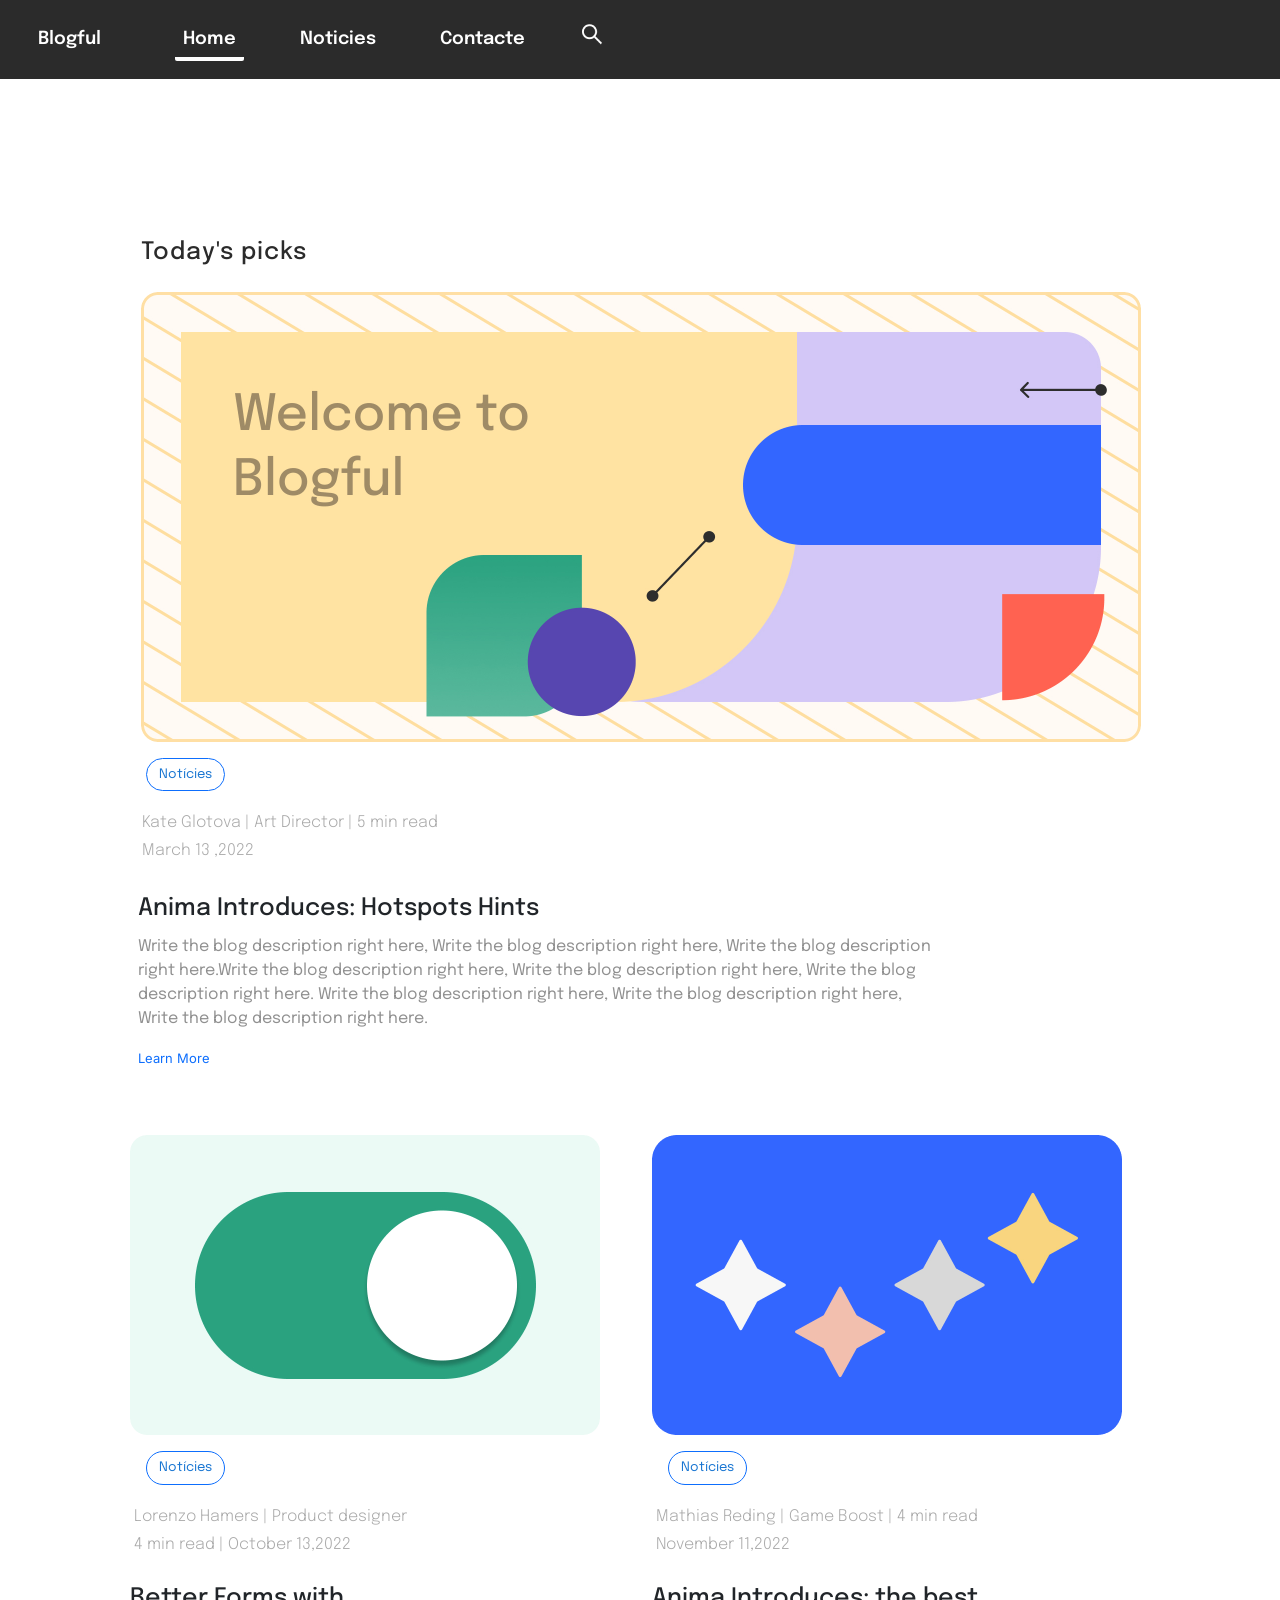
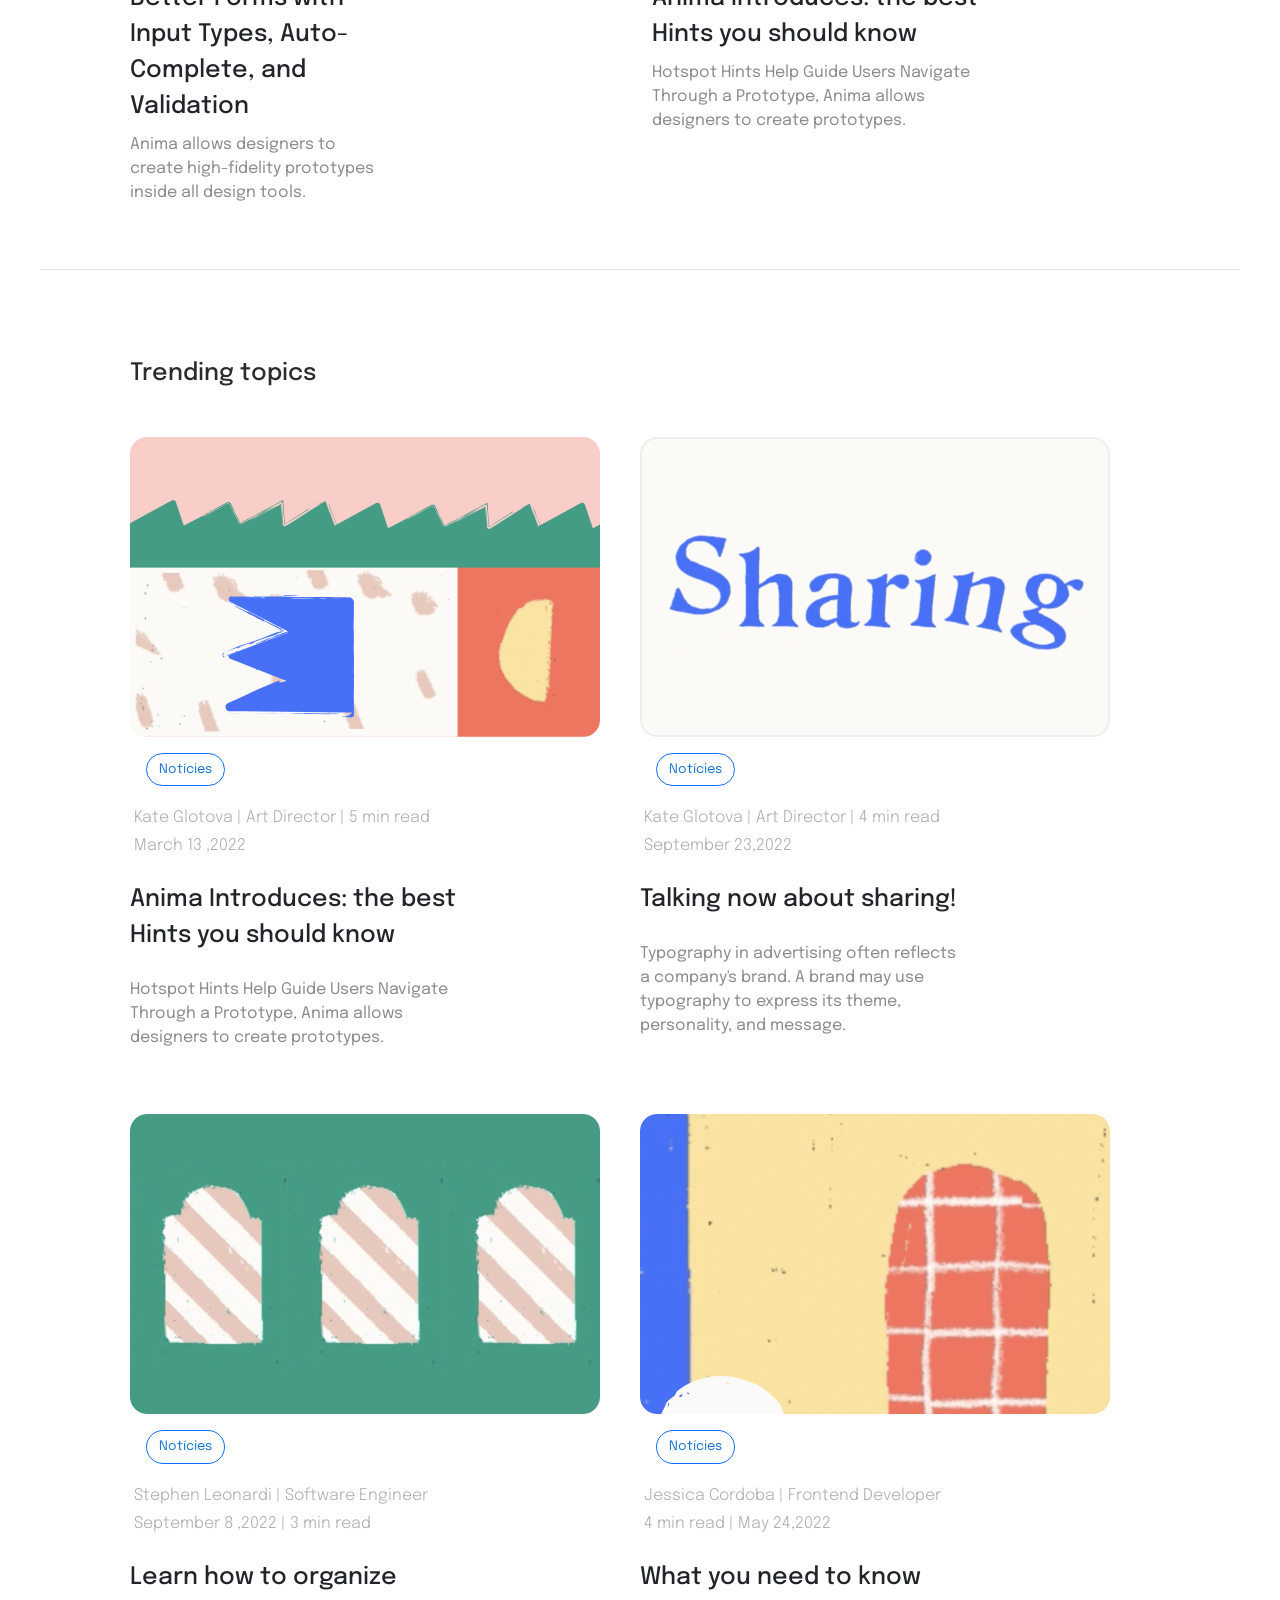
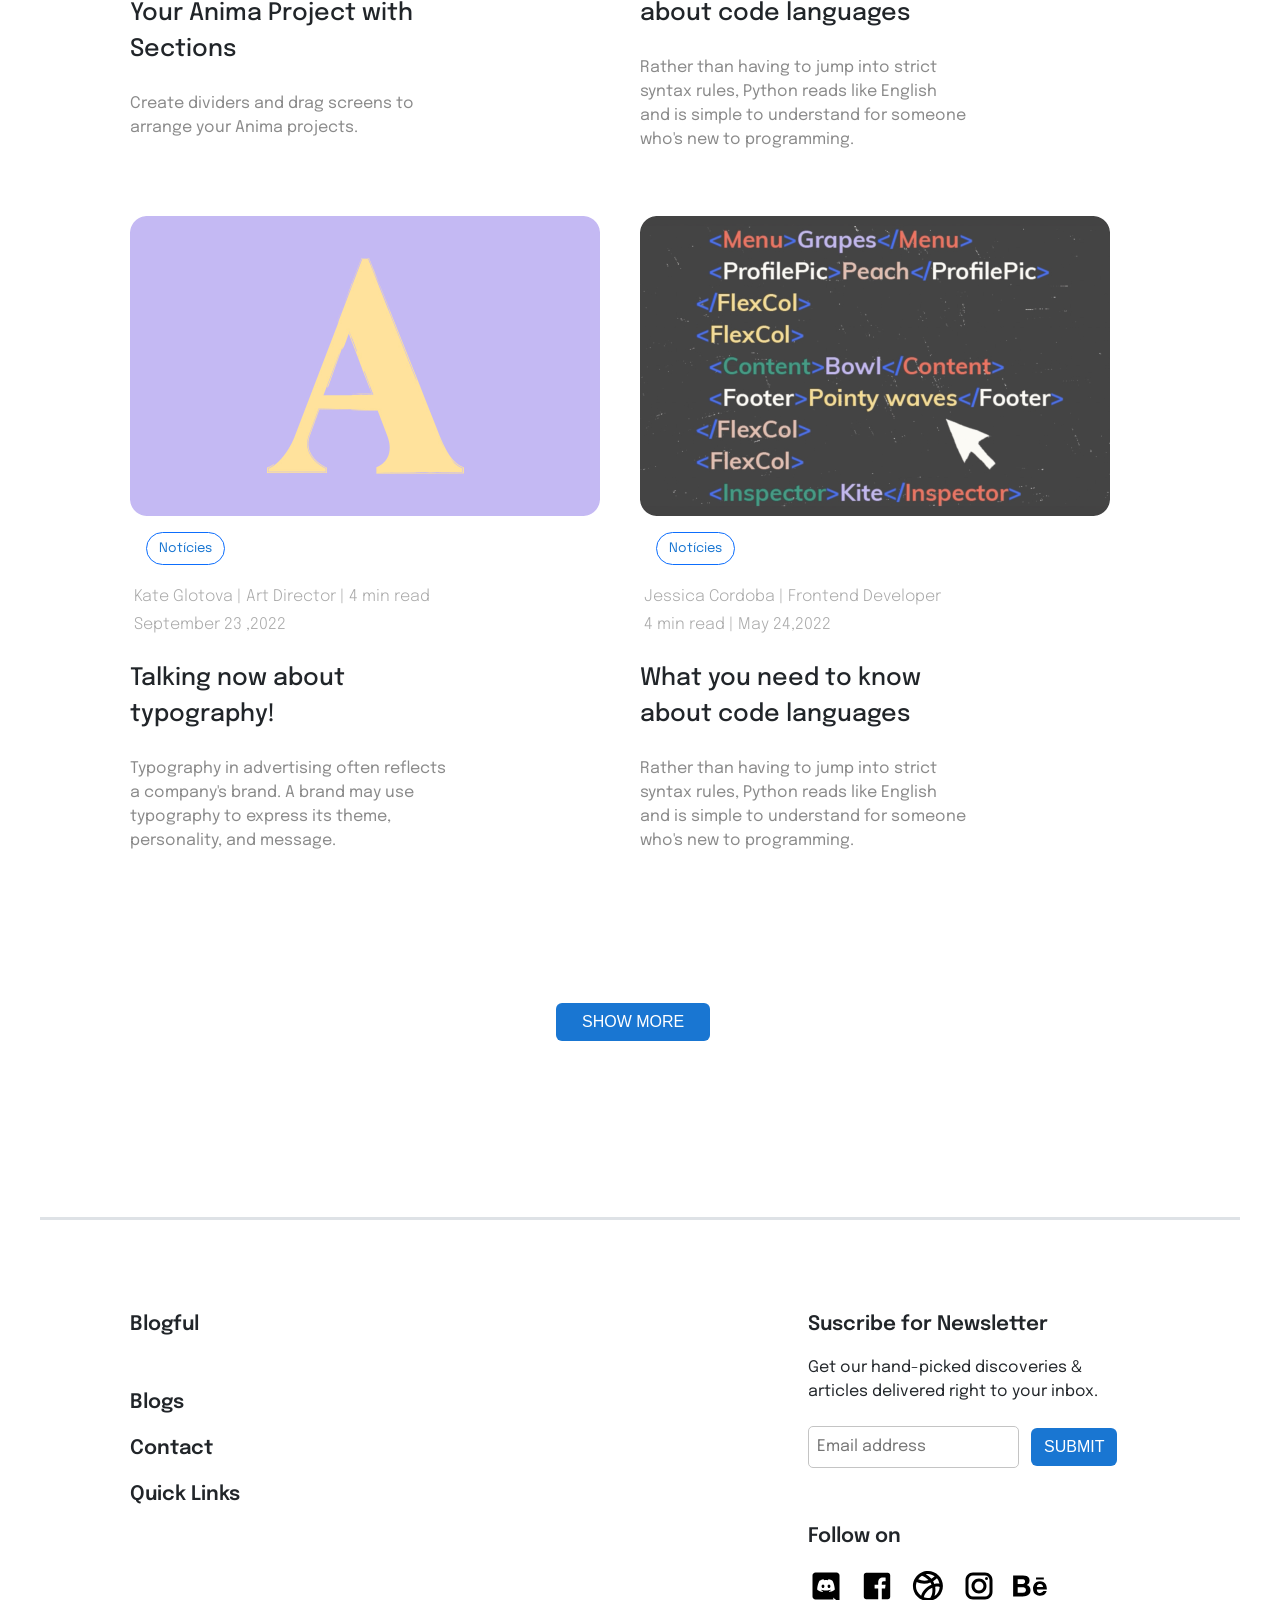
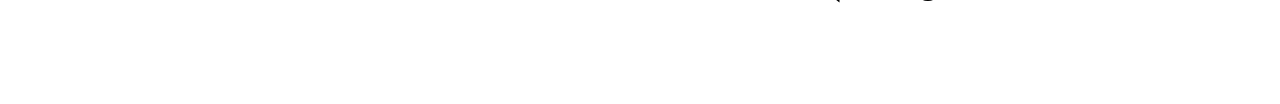
<file: index.html>
<!DOCTYPE html>
<html lang="en">
<head>
    <meta charset="UTF-8">
    <meta name="viewport" content="width=device-width, initial-scale=1.0">
    <link rel="icon" href="img/crown_icon_245698.ico" type="image/x-icon">
    <title>Home</title>
    <link href="https://cdn.jsdelivr.net/npm/bootstrap@5.3.3/dist/css/bootstrap.min.css" rel="stylesheet" integrity="sha384-QWTKZyjpPEjISv5WaRU9OFeRpok6YctnYmDr5pNlyT2bRjXh0JMhjY6hW+ALEwIH" crossorigin="anonymous">
    <link rel="stylesheet" href="css/styles.css">
</head>
<body>
    <div class="container-fluid">
        <div class="row">
            <!--DIV de Nav var-->
            <nav class="navbar navbar-expand-md navbar-dark navegacion p-3">
                <div class="container-fluid grid gap-5">
                    <a class="navbar-brand navegacion " href="index.html">Blogful</a>
                    <button class="navbar-toggler" type="button" data-bs-toggle="collapse" data-bs-target="#navbarSupportedContent" aria-controls="navbarSupportedContent" aria-expanded="false" aria-label="Toggle navigation">
                    <span class="navbar-toggler-icon"></span>
                    </button>
                    <div class="collapse navbar-collapse" id="navbarSupportedContent">
                        <ul class="navbar-nav me-auto mb-2 mb-lg-0 grid gap-5">
                            <li class="nav-item">
                                <a class="nav-link active pb-1" aria-current="page" href="index.html">Home</a>
                            </li>
                            <li class="nav-item">
                                <a class="nav-link pb-1" aria-current="page" href="noticies.html">Noticies</a>
                            </li>
                            <li class="nav-item">
                                <a class="nav-link pb-1" aria-current="page" href="contacte.html">Contacte</a>
                            </li>
                            <li class="nav-item  mt-1">
                                <img src="img/lupa.png" alt="">
                            </li>
                        </ul>
                    </div>
                </div>
            </nav>
        </div>
    </div>

    <div class="container-fluid custom-container">
    
        <!--DIV HOMEPAGE HEADER-->

        <div class="row">
            <div class="title_homepage_header col-12 col-md-6">
                    <h2 class="mb-4 spacing">Today's picks</h2>
                    <img class="" src="img/Image placeholder (1).png" alt="">
            </div>
            <div class="info_homepage_header">
                <button type="button" class="btn btn-outline-primary boton rounded-pill m-3 btn-img">
                    <a class="btn-img text-decoration-none" href="noticies.html">Notícies</a>
                </button>
            </div>
            <div class="info_homepage_header ms-2">
                <p class="m-1 grey">Kate Glotova | Art Director | 5 min read</p>
                <p class="m-1 grey">March 13 ,2022</p>
            </div>
            <div class="info_homepage_header ms-2 mb-5 pb-3">
                <h3 class="mt-4 anima">Anima Introduces: Hotspots Hints</h3>
                <p class="grey2">Write the blog description right here, Write the blog description right here, Write the blog description <br>
                right here.Write the blog description right here, Write the blog description right here, Write the blog <br>
                description right here. Write the blog description right here, Write the blog description right here, <br>
                Write the blog description right here.</p>
                <a class="learn_more text-decoration-none" href="https://www.animaapp.com/" target="_blank"> Learn More </a>
            </div>
        </div>
    <!--DIV Header-->
        <div class="row">
            <div class="info_homepage_header col-12 col-md-6 pb-5 border-bottom border-1">
                <img src="img/Image placeholder.png" alt="" >
                <div>
                    <button type="button" class="btn btn-outline-primary boton rounded-pill m-3 btn-img">
                        <a class="btn-img text-decoration-none" href="noticies.html">Notícies</a>
                    </button>
                </div>
                <div>
                    <p class="m-1 grey">Lorenzo Hamers | Product designer</p>
                    <p class="m-1 mb-4 grey">4 min read | October 13,2022</p>
                </div>
                <div class="col-12 col-md-6">
                    <a class="text-decoration-none link-dark line-height" href="noticia.html">
                        <h3 class="line-height">Better Forms with Input Types, Auto-Complete, and Validation</h3>
                    </a>
                    <p class="p_header">Anima allows designers to create high-fidelity prototypes inside all design tools.</p>
                </div>
            </div>
            <div class="col-12 col-md-6 pb-5 border-bottom border-1">
                <img src="img/Image placeholder_estrellas.png" alt="">
                <div>
                    <button type="button" class="btn btn-outline-primary boton rounded-pill m-3 btn-img">
                        <a class="btn-img text-decoration-none" href="noticies.html">Notícies</a>
                    </button>
                </div>
            <div>
                    <p class="m-1 grey">Mathias Reding | Game Boost | 4 min read</p>
                    <p class="m-1 mb-4 grey">November 11,2022</p>
                </div>
                <div class="col-sm-6 col-md-8">
                    <h3 class="line-height">Anima Introduces: the best Hints you should know</h3>
                    <p class="p_header col-10">Hotspot Hints Help Guide Users Navigate Through a Prototype, Anima allows designers to create prototypes.</p>
                </div>
            </div>
        </div>

        <div class="row">
            <div class="homepage_header">
                <h2 class="mb-5 ">Trending topics</h2>
            </div>
            <div class="row">
                <div class="info_homepage_header col-6 pb-5">
                    <img src="img/Image_placeholder_1.png" alt="">
                    <div>
                        <button type="button" class="btn btn-outline-primary boton rounded-pill m-3 btn-img">
                            <a class="btn-img text-decoration-none" href="noticies.html">Notícies</a>
                        </button>
                    </div>
                    <div>
                        <p class="m-1 grey">Kate Glotova | Art Director | 5 min read</p>
                        <p class="m-1 mb-4 grey">March 13 ,2022</p>
                    </div>
                    <div class="col-sm-6 col-md-10 mb-4">
                        <h3 class="line-height col-10">Anima Introduces: the best Hints you should know</h3>
                    </div>
                    <div class="col-sm-6 col-md-8">
                        <p class="p_header">Hotspot Hints Help Guide Users Navigate Through a Prototype, Anima allows designers to create prototypes.</p>
                    </div>
                </div>
                <div class="col-6 pb-5">
                    <img src="img/Image_placeholder_sharing.png" alt="">
                    <div>
                        <button type="button" class="btn btn-outline-primary boton rounded-pill m-3 btn-img">
                            <a class="btn-img text-decoration-none" href="noticies.html">Notícies</a>
                        </button>
                    </div>
                <div>
                        <p class="m-1 grey">Kate Glotova | Art Director | 4 min read</p>
                        <p class="m-1 mb-4 grey">September 23,2022</p>
                    </div>
                    <div class="col-sm-6 col-md-10 mb-4" >
                        <h3 class="line-height">Talking now about sharing!</h3>
                    </div>
                    <div class="col-sm-6 col-md-7">
                        <p class="p_header">Typography in advertising often reflects a company's brand. A brand may use typography to express its theme, personality, and message.</p>
                    </div>
                </div>
                <div class="info_homepage_header col-6 pb-5">
                    <img src="img/finestres.png" alt="">
                    <div>
                        <button type="button" class="btn btn-outline-primary boton rounded-pill m-3 btn-img">
                            <a class="btn-img text-decoration-none" href="noticies.html">Notícies</a>
                        </button>
                    </div>
                    <div>
                        <p class="m-1 grey">Stephen Leonardi | Software Engineer</p>
                        <p class="m-1 mb-4 grey">September 8 ,2022 | 3 min read</p>
                    </div>
                    <div class="col-sm-6 col-md-8 mb-4">
                        <h3 class="line-height">Learn how to organize Your Anima Project with Sections</h3>
                    </div>
                    <div class="col-sm-6 col-md-8">
                        <p class="p_header">Create dividers and drag screens to arrange your Anima projects.</p>
                    </div>
                </div>
                <div class="col-6 pb-5">
                    <img src="img/porta.png" alt="">
                    <div>
                        <button type="button" class="btn btn-outline-primary boton rounded-pill m-3 btn-img">
                            <a class="btn-img text-decoration-none" href="noticies.html">Notícies</a>
                        </button>
                    </div>
                <div>
                        <p class="m-1 grey">Jessica Cordoba | Frontend Developer</p>
                        <p class="m-1 mb-4 grey">4 min read | May 24,2022</p>
                    </div>
                    <div class="col-sm-6 col-md-7 mb-4" >
                        <h3 class="line-height">What you need to know about code languages</h3>
                    </div>
                    <div class="col-sm-6 col-md-7">
                        <p class="p_header">Rather than having to jump into strict syntax rules, Python reads like English and is simple to understand for someone who's new to programming.</p>
                    </div>
                </div>
                <div class="info_homepage_header col-6 pb-5">
                    <img src="img/A.png" alt="">
                    <div>
                        <button type="button" class="btn btn-outline-primary boton rounded-pill m-3 btn-img">
                            <a class="btn-img text-decoration-none" href="noticies.html">Notícies</a>
                        </button>
                    </div>
                    <div>
                        <p class="m-1 grey">Kate Glotova | Art Director | 4 min read</p>
                        <p class="m-1 mb-4 grey">September 23 ,2022</p>
                    </div>
                    <div class="col-sm-6 col-md-10 mb-4">
                        <h3 class="line-height col-10">Talking now about typography!</h3>
                    </div>
                    <div class="col-sm-6 col-md-8">
                        <p class="p_header">Typography in advertising often reflects a company's brand. A brand may use typography to express its theme, personality, and message.</p>
                    </div>
                </div>
                <div class="col-6 pb-5">
                    <img src="img/codi_html.png" alt="">
                    <div>
                        <button type="button" class="btn btn-outline-primary boton rounded-pill m-3 btn-img">
                            <a class="btn-img text-decoration-none" href="noticies.html">Notícies</a>
                        </button>
                    </div>
                <div>
                        <p class="m-1 grey">Jessica Cordoba | Frontend Developer</p>
                        <p class="m-1 mb-4 grey">4 min read | May 24,2022</p>
                    </div>
                    <div class="col-sm-6 col-md-8 mb-4" >
                        <h3 class="line-height col-10">What you need to know about code languages</h3>
                    </div>
                    <div class="col-sm-6 col-md-7">
                        <p class="p_header">Rather than having to jump into strict syntax rules, Python reads like English and is simple to understand for someone who's new to programming.</p>
                    </div>
                </div>
            </div>
        </div>
        <div class="row">
            <div class="container-fluid padding-btn border-bottom border-3">
                <button type="button" class="btn boton m-3 btn-grande padding-btn-in">SHOW MORE</button>
            </div>
        </div>
        <div class="row">
            <div class="homepage_header mb-5 weight col-6">
                <p class="mb-5">Blogful</p>
                <div class="">
                    <p>Blogs</p>
                    <p>Contact</p>
                    <p>Quick Links</p>
                </div>
            </div>
            <div class="homepage_header2 col-5">
                <p class="weight">Suscribe for Newsletter</p>
                <div class="">
                    <p>Get our hand-picked discoveries & articles delivered right to your inbox.</p>
                </div>
                <div>
                    <input class="px-2 pt-2 pb-2 email-address" type="text" placeholder="Email address">
                    <button type="button" class="btn boton m-2 btn-grande">SUBMIT</button>
                </div>
                <div class="weight mt-5">
                    <p>Follow on</p>
                    <div class="margin-footer">
                        <svg xmlns="http://www.w3.org/2000/svg" x="0px" y="0px" width="36" height="36" viewBox="0 0 24 24">
                            <path d="M21,23l-4.378-3.406L17,21H5c-1.105,0-2-0.895-2-2V5c0-1.105,0.895-2,2-2h14c1.105,0,2,0.895,2,2V23z M16.29,8.57	c0,0-1.23-0.95-2.68-1.06l-0.3,0.61C12.86,8.04,12.4,7.98,12,7.98c-0.41,0-0.88,0.06-1.31,0.14l-0.3-0.61	C8.87,7.66,7.71,8.57,7.71,8.57s-1.37,1.98-1.6,5.84C7.49,15.99,9.59,16,9.59,16l0.43-0.58c-0.44-0.15-0.82-0.35-1.21-0.65	l0.09-0.24c0.72,0.33,1.65,0.53,3.1,0.53s2.38-0.2,3.1-0.53l0.09,0.24c-0.39,0.3-0.77,0.5-1.21,0.65L14.41,16	c0,0,2.1-0.01,3.48-1.59C17.66,10.55,16.29,8.57,16.29,8.57z M10,13.38c-0.52,0-0.94-0.53-0.94-1.18c0-0.65,0.42-1.18,0.94-1.18	s0.94,0.53,0.94,1.18C10.94,12.85,10.52,13.38,10,13.38z M14,13.38c-0.52,0-0.94-0.53-0.94-1.18c0-0.65,0.42-1.18,0.94-1.18	s0.94,0.53,0.94,1.18C14.94,12.85,14.52,13.38,14,13.38z"></path>
                        </svg>
                        <svg xmlns="http://www.w3.org/2000/svg" x="0px" y="0px" width="36" height="36" viewBox="0 0 30 30">
                            <path d="M24,4H6C4.895,4,4,4.895,4,6v18c0,1.105,0.895,2,2,2h10v-9h-3v-3h3v-1.611C16,9.339,17.486,8,20.021,8 c1.214,0,1.856,0.09,2.16,0.131V11h-1.729C19.376,11,19,11.568,19,12.718V14h3.154l-0.428,3H19v9h5c1.105,0,2-0.895,2-2V6 C26,4.895,25.104,4,24,4z"></path>
                        </svg>
                        <svg xmlns="http://www.w3.org/2000/svg" x="0px" y="0px" width="36" height="36" viewBox="0 0 24 24">
                            <path d="M 11.941406 2 C 10.44006 2 9.0197829 2.3412832 7.7402344 2.9375 C 7.7318419 2.9350471 7.723233 2.9321205 7.7148438 2.9296875 L 7.7070312 2.9550781 C 4.3079768 4.5545168 1.9414062 8.0036548 1.9414062 12 C 1.9414062 17.511002 6.4304007 22 11.941406 22 C 17.452412 22 21.941406 17.511002 21.941406 12 C 21.941406 6.4889982 17.452412 2 11.941406 2 z M 11.941406 4 C 13.657837 4 15.156466 4.6541789 16.457031 5.5683594 C 15.82545 6.1959812 15.089919 6.7511088 14.279297 7.203125 C 13.218022 5.9232251 11.92657 4.9041032 10.568359 4.140625 C 11.013413 4.0578722 11.467449 4 11.941406 4 z M 7.9765625 5.1445312 C 9.5261871 5.727606 11.083012 6.6842895 12.335938 8.03125 C 10.255733 8.6629299 7.8727211 8.6247295 5.4804688 7.5253906 C 6.144503 6.5676373 6.9934191 5.7540149 7.9765625 5.1445312 z M 17.955078 6.8632812 C 18.812659 7.8685526 19.351381 9.0869574 19.626953 10.433594 C 18.504078 10.295389 17.358675 10.360744 16.236328 10.587891 C 16.008339 9.9709737 15.730811 9.388059 15.414062 8.8398438 C 16.357582 8.2827458 17.216233 7.6142914 17.955078 6.8632812 z M 4.4707031 9.3710938 C 7.6503928 10.893288 10.874955 10.783354 13.613281 9.71875 C 13.882417 10.169566 14.11829 10.647248 14.314453 11.154297 C 11.180821 12.379806 8.4850686 14.959562 7.4160156 18.427734 C 5.3641713 16.981851 3.9414062 14.7103 3.9414062 12 C 3.9414062 11.066479 4.1790273 10.202866 4.4707031 9.3710938 z M 17.800781 12.386719 C 18.486321 12.374364 19.15505 12.492293 19.818359 12.609375 C 19.618166 15.147299 18.276058 17.35498 16.294922 18.681641 C 16.755243 17.353288 17.110099 15.605394 16.900391 13.474609 C 16.868577 13.151845 16.819349 12.838322 16.763672 12.529297 C 16.879289 12.505865 16.993531 12.466165 17.109375 12.447266 C 17.342126 12.409292 17.572268 12.390837 17.800781 12.386719 z M 14.832031 13.134766 C 14.859562 13.312804 14.892087 13.488551 14.910156 13.671875 C 15.247834 17.102926 14.055291 19.157268 13.591797 19.822266 C 13.060483 19.935144 12.509851 20 11.941406 20 C 10.968416 20 10.062462 19.764916 9.2011719 19.449219 C 9.961496 16.505095 12.219059 14.259566 14.832031 13.134766 z"></path>
                        </svg>
                        <svg xmlns="http://www.w3.org/2000/svg" x="0px" y="0px" width="36" height="36" viewBox="0 0 24 24">
                            <path d="M 8 3 C 5.243 3 3 5.243 3 8 L 3 16 C 3 18.757 5.243 21 8 21 L 16 21 C 18.757 21 21 18.757 21 16 L 21 8 C 21 5.243 18.757 3 16 3 L 8 3 z M 8 5 L 16 5 C 17.654 5 19 6.346 19 8 L 19 16 C 19 17.654 17.654 19 16 19 L 8 19 C 6.346 19 5 17.654 5 16 L 5 8 C 5 6.346 6.346 5 8 5 z M 17 6 A 1 1 0 0 0 16 7 A 1 1 0 0 0 17 8 A 1 1 0 0 0 18 7 A 1 1 0 0 0 17 6 z M 12 7 C 9.243 7 7 9.243 7 12 C 7 14.757 9.243 17 12 17 C 14.757 17 17 14.757 17 12 C 17 9.243 14.757 7 12 7 z M 12 9 C 13.654 9 15 10.346 15 12 C 15 13.654 13.654 15 12 15 C 10.346 15 9 13.654 9 12 C 9 10.346 10.346 9 12 9 z"></path>
                        </svg>
                        <svg xmlns="http://www.w3.org/2000/svg" x="0px" y="0px" width="36" height="36" viewBox="0 0 32 32">
                            <path d="M 1 6.75 L 1 25.25 L 9.9375 25.25 C 10.765625 25.25 16.46875 25.082031 16.46875 19.875 C 16.46875 16.621094 14.230469 15.515625 13.09375 15.1875 C 13.929688 14.792969 15.59375 13.855469 15.59375 11.34375 C 15.59375 9.945313 15.394531 6.75 9.6875 6.75 Z M 21.375 8.46875 L 21.375 10.15625 L 28.28125 10.15625 L 28.28125 8.46875 Z M 5.0625 9.90625 L 8.875 9.90625 C 9.234375 9.90625 11.65625 9.714844 11.65625 12.03125 C 11.65625 14.011719 9.90625 14.21875 9.1875 14.21875 L 5.0625 14.21875 Z M 25 11.6875 C 19.777344 11.6875 18.6875 16.222656 18.6875 18.1875 C 18.6875 24.019531 23.46875 24.6875 25 24.6875 C 29.128906 24.6875 30.300781 22.015625 30.78125 20.53125 L 27.78125 20.53125 C 27.664063 20.914063 26.789063 22.15625 25.125 22.15625 C 22.335938 22.15625 22.09375 19.976563 22.09375 19 L 30.96875 19 C 31.148438 15.625 29.671875 11.6875 25 11.6875 Z M 24.90625 14.21875 C 25.738281 14.21875 26.410156 14.460938 26.8125 14.90625 C 27.214844 15.355469 27.511719 16.011719 27.59375 16.875 L 22.09375 16.875 C 22.109375 16.636719 22.164063 16.363281 22.25 16.0625 C 22.335938 15.753906 22.46875 15.460938 22.6875 15.1875 C 22.90625 14.917969 23.210938 14.683594 23.5625 14.5 C 23.921875 14.3125 24.367188 14.21875 24.90625 14.21875 Z M 5.0625 17 L 9.46875 17 C 10.34375 17 12.40625 17.136719 12.40625 19.65625 C 12.40625 22.097656 9.808594 22.09375 9.40625 22.09375 L 5.0625 22.09375 Z"></path>
                        </svg>
                    </div>
                </div>
            </div>
        </div>
    </div>
</body>
<script src="script.js"></script>
<script src="https://cdn.jsdelivr.net/npm/@popperjs/core@2.11.8/dist/umd/popper.min.js" integrity="sha384-I7E8VVD/ismYTF4hNIPjVp/Zjvgyol6VFvRkX/vR+Vc4jQkC+hVqc2pM8ODewa9r" crossorigin="anonymous"></script>
<script src="https://cdn.jsdelivr.net/npm/bootstrap@5.3.3/dist/js/bootstrap.min.js" integrity="sha384-0pUGZvbkm6XF6gxjEnlmuGrJXVbNuzT9qBBavbLwCsOGabYfZo0T0to5eqruptLy" crossorigin="anonymous"></script>
</html>
</file>
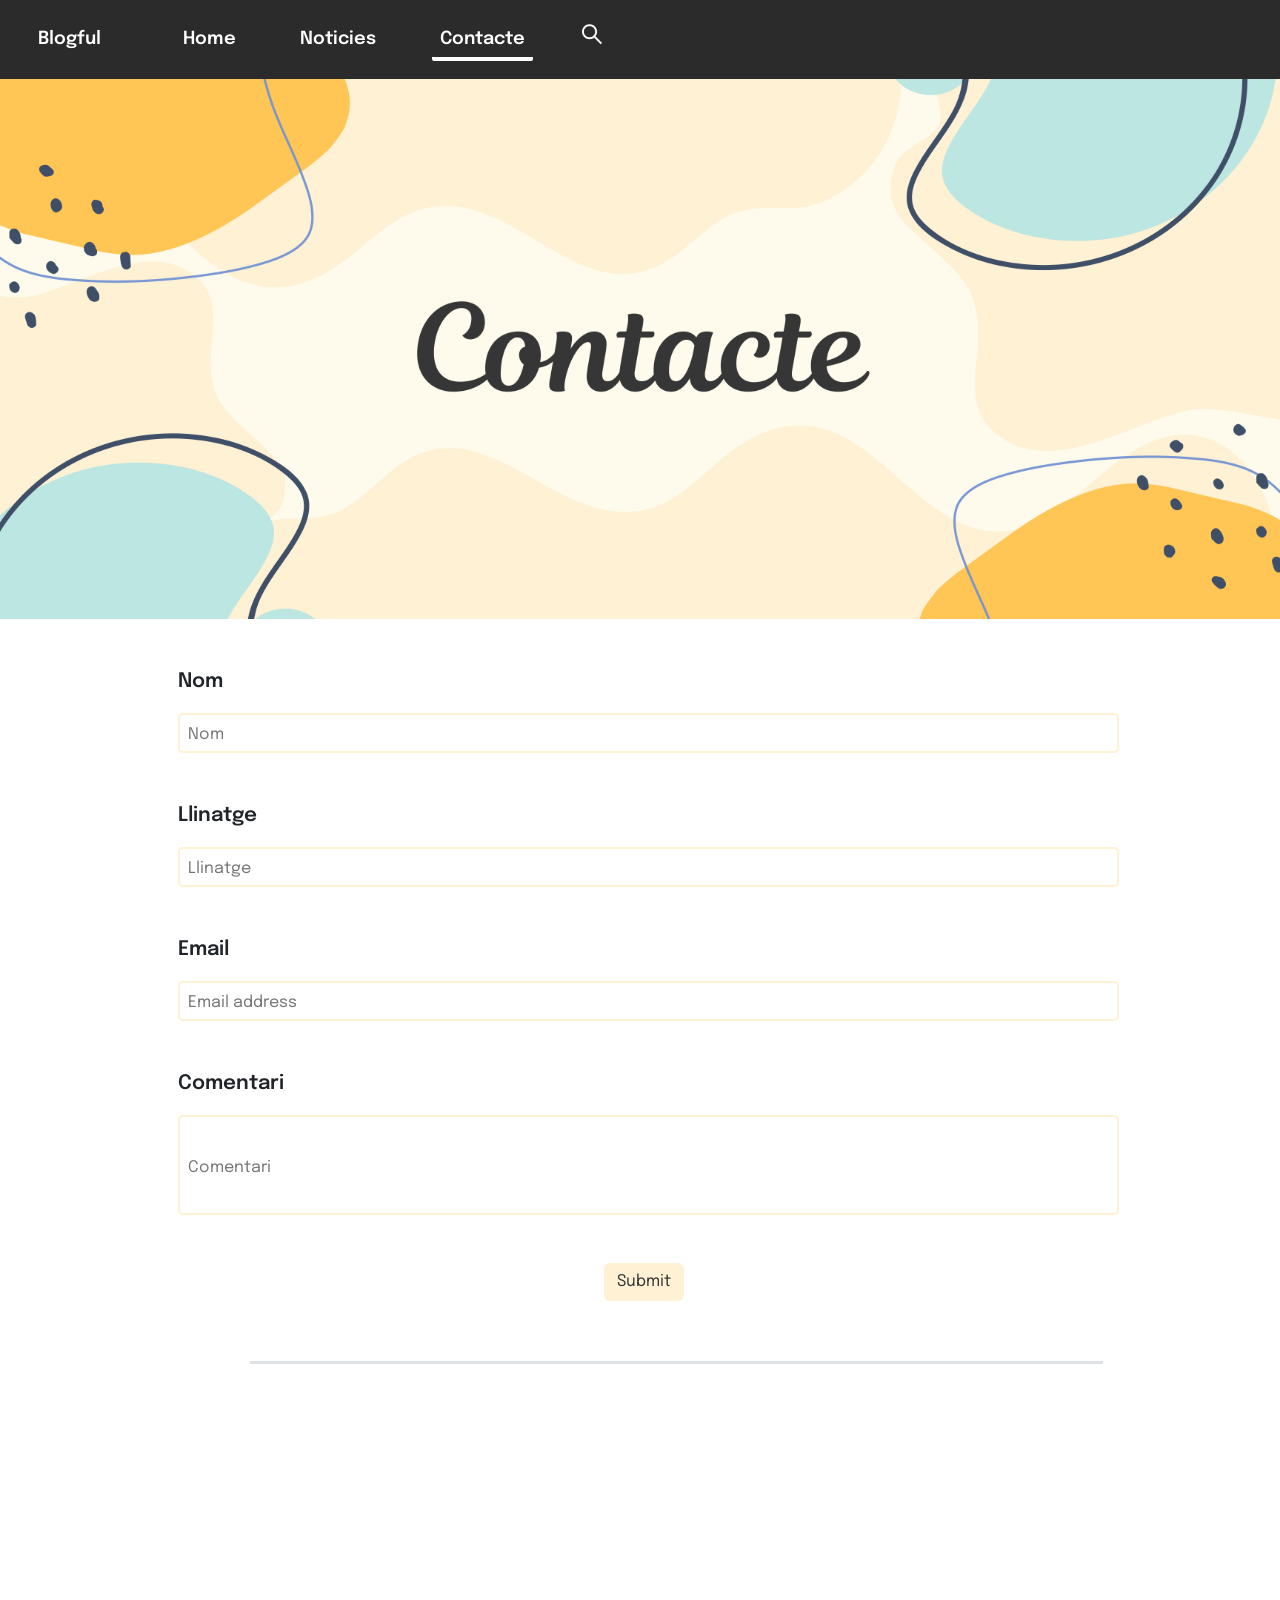
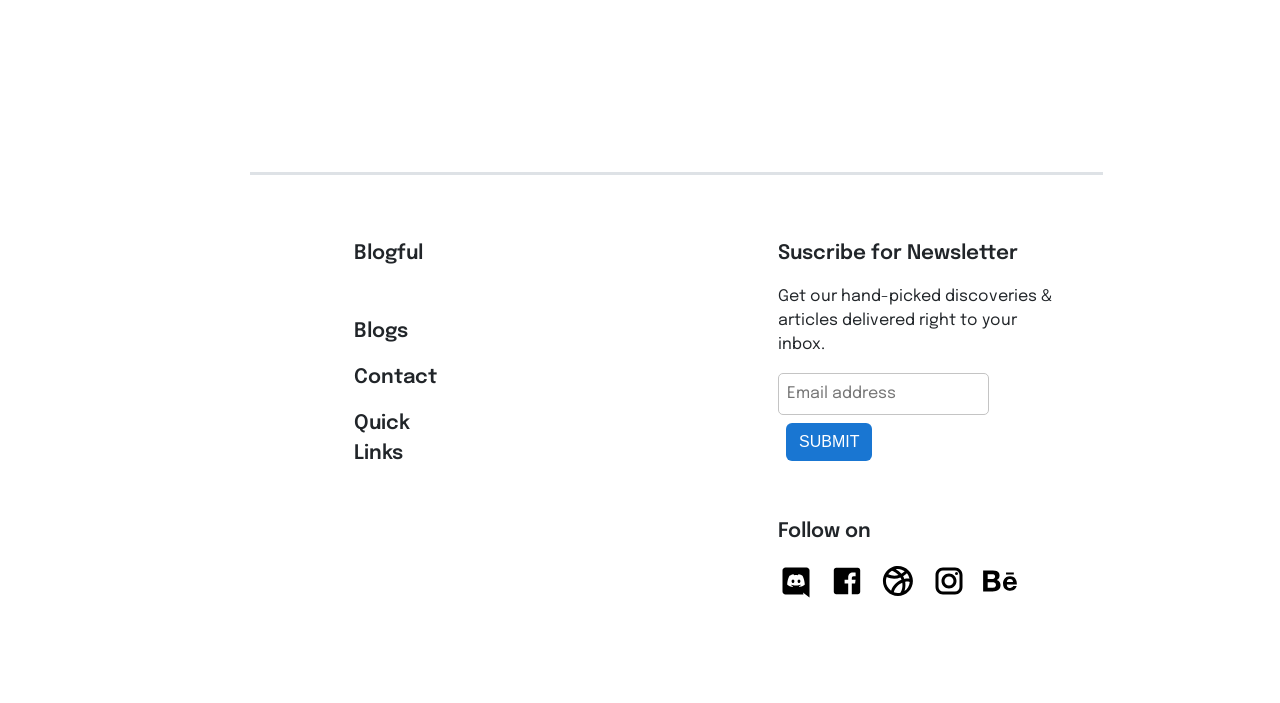
<file: contacte.html>
<!DOCTYPE html>
<html lang="en">
<head>
    <meta charset="UTF-8">
    <meta name="viewport" content="width=device-width, initial-scale=1.0">
    <link rel="icon" href="img/crown_icon_245698.ico" type="image/x-icon">
    <title>Home</title>
    <link href="https://cdn.jsdelivr.net/npm/bootstrap@5.3.3/dist/css/bootstrap.min.css" rel="stylesheet" integrity="sha384-QWTKZyjpPEjISv5WaRU9OFeRpok6YctnYmDr5pNlyT2bRjXh0JMhjY6hW+ALEwIH" crossorigin="anonymous">
    <link rel="stylesheet" href="css/styles.css">
</head>
<body>
    <div class="container-fluid">
        <div class="row">
            <!--DIV de Nav var-->
            <nav class="navbar navbar-expand-md navbar-dark navegacion p-3">
                <div class="container-fluid grid gap-5">
                    <a class="navbar-brand navegacion " href="index.html">Blogful</a>
                    <button class="navbar-toggler" type="button" data-bs-toggle="collapse" data-bs-target="#navbarSupportedContent" aria-controls="navbarSupportedContent" aria-expanded="false" aria-label="Toggle navigation">
                    <span class="navbar-toggler-icon"></span>
                    </button>
                    <div class="collapse navbar-collapse" id="navbarSupportedContent">
                        <ul class="navbar-nav me-auto mb-2 mb-lg-0 grid gap-5">
                            <li class="nav-item">
                                <a class="nav-link pb-1" aria-current="page" href="index.html">Home</a>
                            </li>
                            <li class="nav-item">
                                <a class="nav-link pb-1" aria-current="page" href="noticies.html">Noticies</a>
                            </li>
                            <li class="nav-item">
                                <a class="nav-link active pb-1" aria-current="page" href="contacte.html">Contacte</a>
                            </li>
                            <li class="nav-item  mt-1">
                                <img src="img/lupa.png" alt="">
                            </li>
                        </ul>
                    </div>
                </div>
            </nav>
        </div>
    </div>
    <header id="showcase"></header>
    <div class="container-fluid custom-container">
        <div class="row">
            <div class="mt-5 ">
                <p class="weight contacte">Nom</p>
                <input class="px-2 pt-2 pb-1 email-address-contacte" type="text" placeholder="Nom">
            </div>
            <div class="mt-5">
                <p class="weight contacte">Llinatge</p>
                <input class="px-2 pt-2 pb-1 email-address-contacte" type="text" placeholder="Llinatge">
            </div>
            <div class="mt-5">
                <p class="weight contacte">Email</p>
                <input class="px-2 pt-2 pb-1 email-address-contacte" type="text" placeholder="Email address">
            </div>
            <div class="mt-5">
                <p class="weight contacte">Comentari</p>
                <input class="px-2 pt-2 pb-1 email-address-contacte2" type="text" placeholder="Comentari">
            </div>
            <div class="mt-5 d-flex justify-content-center">
                <button type="button" class="btn boton btn-contacte">Submit</button>
            </div>
        </div>
    </div>
    <div class="homepage_header4-1 border-bottom border-3 col-8"></div>
    <div class="mt-5 d-flex justify-content-center">
        <iframe src="https://www.google.com/maps/embed?pb=!1m18!1m12!1m3!1d6901.181632252629!2d2.6915545289071523!3d39.601825329060716!2m3!1f0!2f0!3f0!3m2!1i1024!2i768!4f13.1!3m3!1m2!1s0x1297935d441c9571%3A0xa01dc49e4565742f!2sEs%20Liceu!5e0!3m2!1ses!2ses!4v1737041012572!5m2!1ses!2ses" width="1200" height="300" style="border:0;" allowfullscreen="" loading="lazy" referrerpolicy="no-referrer-when-downgrade"></iframe>
    </div>
    <div class="homepage_header4-1 border-bottom border-3 col-8"></div>
        <div class="row m-1">
            <div class="homepage_header4 mb-5 weight col-4">
                <p class="mb-5">Blogful</p>
                <div class="">
                    <p>Blogs</p>
                    <p>Contact</p>
                    <p>Quick Links</p>
                </div>
            </div>
            <div class="homepage_header4 col-6">
                <p class="weight">Suscribe for Newsletter</p>
                <div class="">
                    <p>Get our hand-picked discoveries & articles delivered right to your inbox.</p>
                </div>
                <div>
                    <input class="px-2 pt-2 pb-2 email-address" type="text" placeholder="Email address">
                    <button type="button" class="btn boton m-2 btn-grande">SUBMIT</button>
                </div>
                <div class="weight mt-5">
                    <p>Follow on</p>
                    <div class="margin-footer">
                        <svg xmlns="http://www.w3.org/2000/svg" x="0px" y="0px" width="36" height="36" viewBox="0 0 24 24">
                            <path d="M21,23l-4.378-3.406L17,21H5c-1.105,0-2-0.895-2-2V5c0-1.105,0.895-2,2-2h14c1.105,0,2,0.895,2,2V23z M16.29,8.57	c0,0-1.23-0.95-2.68-1.06l-0.3,0.61C12.86,8.04,12.4,7.98,12,7.98c-0.41,0-0.88,0.06-1.31,0.14l-0.3-0.61	C8.87,7.66,7.71,8.57,7.71,8.57s-1.37,1.98-1.6,5.84C7.49,15.99,9.59,16,9.59,16l0.43-0.58c-0.44-0.15-0.82-0.35-1.21-0.65	l0.09-0.24c0.72,0.33,1.65,0.53,3.1,0.53s2.38-0.2,3.1-0.53l0.09,0.24c-0.39,0.3-0.77,0.5-1.21,0.65L14.41,16	c0,0,2.1-0.01,3.48-1.59C17.66,10.55,16.29,8.57,16.29,8.57z M10,13.38c-0.52,0-0.94-0.53-0.94-1.18c0-0.65,0.42-1.18,0.94-1.18	s0.94,0.53,0.94,1.18C10.94,12.85,10.52,13.38,10,13.38z M14,13.38c-0.52,0-0.94-0.53-0.94-1.18c0-0.65,0.42-1.18,0.94-1.18	s0.94,0.53,0.94,1.18C14.94,12.85,14.52,13.38,14,13.38z"></path>
                        </svg>
                        <svg xmlns="http://www.w3.org/2000/svg" x="0px" y="0px" width="36" height="36" viewBox="0 0 30 30">
                            <path d="M24,4H6C4.895,4,4,4.895,4,6v18c0,1.105,0.895,2,2,2h10v-9h-3v-3h3v-1.611C16,9.339,17.486,8,20.021,8 c1.214,0,1.856,0.09,2.16,0.131V11h-1.729C19.376,11,19,11.568,19,12.718V14h3.154l-0.428,3H19v9h5c1.105,0,2-0.895,2-2V6 C26,4.895,25.104,4,24,4z"></path>
                        </svg>
                        <svg xmlns="http://www.w3.org/2000/svg" x="0px" y="0px" width="36" height="36" viewBox="0 0 24 24">
                            <path d="M 11.941406 2 C 10.44006 2 9.0197829 2.3412832 7.7402344 2.9375 C 7.7318419 2.9350471 7.723233 2.9321205 7.7148438 2.9296875 L 7.7070312 2.9550781 C 4.3079768 4.5545168 1.9414062 8.0036548 1.9414062 12 C 1.9414062 17.511002 6.4304007 22 11.941406 22 C 17.452412 22 21.941406 17.511002 21.941406 12 C 21.941406 6.4889982 17.452412 2 11.941406 2 z M 11.941406 4 C 13.657837 4 15.156466 4.6541789 16.457031 5.5683594 C 15.82545 6.1959812 15.089919 6.7511088 14.279297 7.203125 C 13.218022 5.9232251 11.92657 4.9041032 10.568359 4.140625 C 11.013413 4.0578722 11.467449 4 11.941406 4 z M 7.9765625 5.1445312 C 9.5261871 5.727606 11.083012 6.6842895 12.335938 8.03125 C 10.255733 8.6629299 7.8727211 8.6247295 5.4804688 7.5253906 C 6.144503 6.5676373 6.9934191 5.7540149 7.9765625 5.1445312 z M 17.955078 6.8632812 C 18.812659 7.8685526 19.351381 9.0869574 19.626953 10.433594 C 18.504078 10.295389 17.358675 10.360744 16.236328 10.587891 C 16.008339 9.9709737 15.730811 9.388059 15.414062 8.8398438 C 16.357582 8.2827458 17.216233 7.6142914 17.955078 6.8632812 z M 4.4707031 9.3710938 C 7.6503928 10.893288 10.874955 10.783354 13.613281 9.71875 C 13.882417 10.169566 14.11829 10.647248 14.314453 11.154297 C 11.180821 12.379806 8.4850686 14.959562 7.4160156 18.427734 C 5.3641713 16.981851 3.9414062 14.7103 3.9414062 12 C 3.9414062 11.066479 4.1790273 10.202866 4.4707031 9.3710938 z M 17.800781 12.386719 C 18.486321 12.374364 19.15505 12.492293 19.818359 12.609375 C 19.618166 15.147299 18.276058 17.35498 16.294922 18.681641 C 16.755243 17.353288 17.110099 15.605394 16.900391 13.474609 C 16.868577 13.151845 16.819349 12.838322 16.763672 12.529297 C 16.879289 12.505865 16.993531 12.466165 17.109375 12.447266 C 17.342126 12.409292 17.572268 12.390837 17.800781 12.386719 z M 14.832031 13.134766 C 14.859562 13.312804 14.892087 13.488551 14.910156 13.671875 C 15.247834 17.102926 14.055291 19.157268 13.591797 19.822266 C 13.060483 19.935144 12.509851 20 11.941406 20 C 10.968416 20 10.062462 19.764916 9.2011719 19.449219 C 9.961496 16.505095 12.219059 14.259566 14.832031 13.134766 z"></path>
                        </svg>
                        <svg xmlns="http://www.w3.org/2000/svg" x="0px" y="0px" width="36" height="36" viewBox="0 0 24 24">
                            <path d="M 8 3 C 5.243 3 3 5.243 3 8 L 3 16 C 3 18.757 5.243 21 8 21 L 16 21 C 18.757 21 21 18.757 21 16 L 21 8 C 21 5.243 18.757 3 16 3 L 8 3 z M 8 5 L 16 5 C 17.654 5 19 6.346 19 8 L 19 16 C 19 17.654 17.654 19 16 19 L 8 19 C 6.346 19 5 17.654 5 16 L 5 8 C 5 6.346 6.346 5 8 5 z M 17 6 A 1 1 0 0 0 16 7 A 1 1 0 0 0 17 8 A 1 1 0 0 0 18 7 A 1 1 0 0 0 17 6 z M 12 7 C 9.243 7 7 9.243 7 12 C 7 14.757 9.243 17 12 17 C 14.757 17 17 14.757 17 12 C 17 9.243 14.757 7 12 7 z M 12 9 C 13.654 9 15 10.346 15 12 C 15 13.654 13.654 15 12 15 C 10.346 15 9 13.654 9 12 C 9 10.346 10.346 9 12 9 z"></path>
                        </svg>
                        <svg xmlns="http://www.w3.org/2000/svg" x="0px" y="0px" width="36" height="36" viewBox="0 0 32 32">
                            <path d="M 1 6.75 L 1 25.25 L 9.9375 25.25 C 10.765625 25.25 16.46875 25.082031 16.46875 19.875 C 16.46875 16.621094 14.230469 15.515625 13.09375 15.1875 C 13.929688 14.792969 15.59375 13.855469 15.59375 11.34375 C 15.59375 9.945313 15.394531 6.75 9.6875 6.75 Z M 21.375 8.46875 L 21.375 10.15625 L 28.28125 10.15625 L 28.28125 8.46875 Z M 5.0625 9.90625 L 8.875 9.90625 C 9.234375 9.90625 11.65625 9.714844 11.65625 12.03125 C 11.65625 14.011719 9.90625 14.21875 9.1875 14.21875 L 5.0625 14.21875 Z M 25 11.6875 C 19.777344 11.6875 18.6875 16.222656 18.6875 18.1875 C 18.6875 24.019531 23.46875 24.6875 25 24.6875 C 29.128906 24.6875 30.300781 22.015625 30.78125 20.53125 L 27.78125 20.53125 C 27.664063 20.914063 26.789063 22.15625 25.125 22.15625 C 22.335938 22.15625 22.09375 19.976563 22.09375 19 L 30.96875 19 C 31.148438 15.625 29.671875 11.6875 25 11.6875 Z M 24.90625 14.21875 C 25.738281 14.21875 26.410156 14.460938 26.8125 14.90625 C 27.214844 15.355469 27.511719 16.011719 27.59375 16.875 L 22.09375 16.875 C 22.109375 16.636719 22.164063 16.363281 22.25 16.0625 C 22.335938 15.753906 22.46875 15.460938 22.6875 15.1875 C 22.90625 14.917969 23.210938 14.683594 23.5625 14.5 C 23.921875 14.3125 24.367188 14.21875 24.90625 14.21875 Z M 5.0625 17 L 9.46875 17 C 10.34375 17 12.40625 17.136719 12.40625 19.65625 C 12.40625 22.097656 9.808594 22.09375 9.40625 22.09375 L 5.0625 22.09375 Z"></path>
                        </svg>
                    </div>
                </div>
            </div>
        </div>
    </div>
</body>
<script src="script.js"></script>
<script src="https://cdn.jsdelivr.net/npm/@popperjs/core@2.11.8/dist/umd/popper.min.js" integrity="sha384-I7E8VVD/ismYTF4hNIPjVp/Zjvgyol6VFvRkX/vR+Vc4jQkC+hVqc2pM8ODewa9r" crossorigin="anonymous"></script>
<script src="https://cdn.jsdelivr.net/npm/bootstrap@5.3.3/dist/js/bootstrap.min.js" integrity="sha384-0pUGZvbkm6XF6gxjEnlmuGrJXVbNuzT9qBBavbLwCsOGabYfZo0T0to5eqruptLy" crossorigin="anonymous"></script>
</html>
</file>
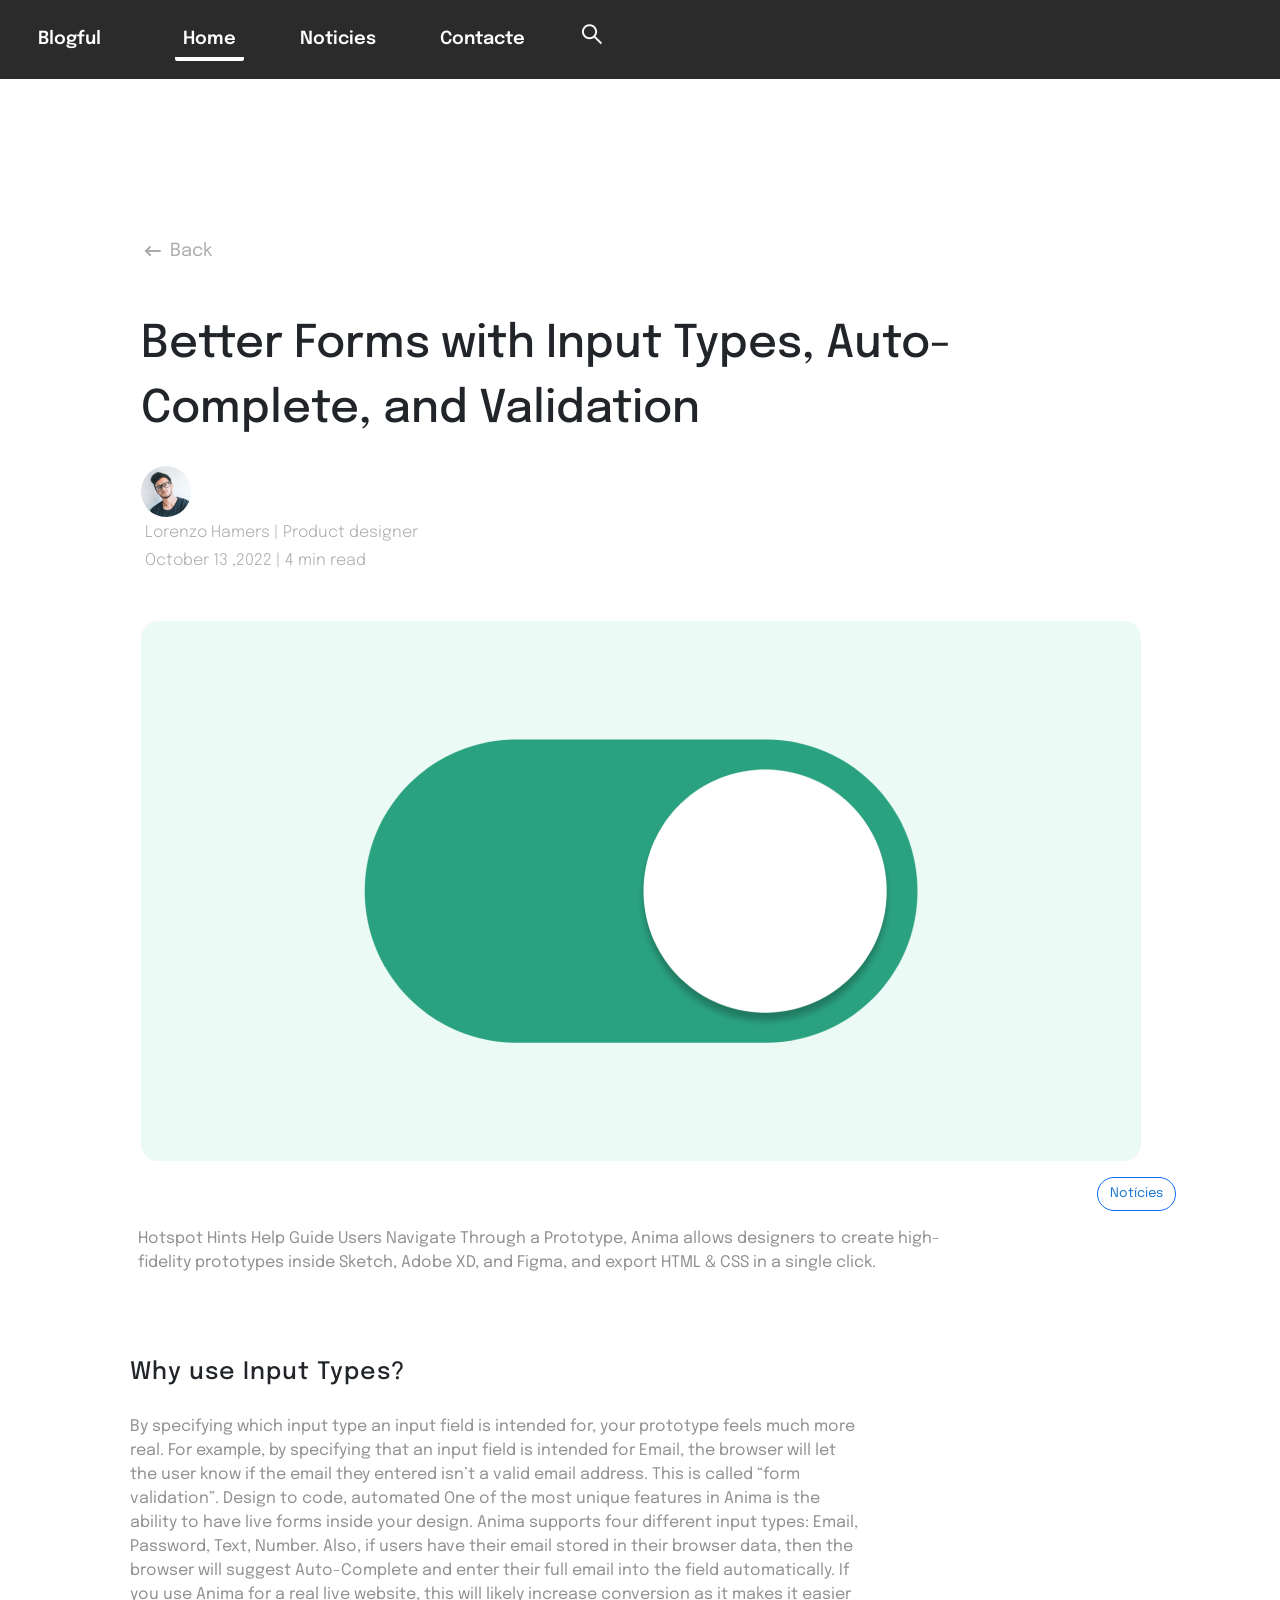
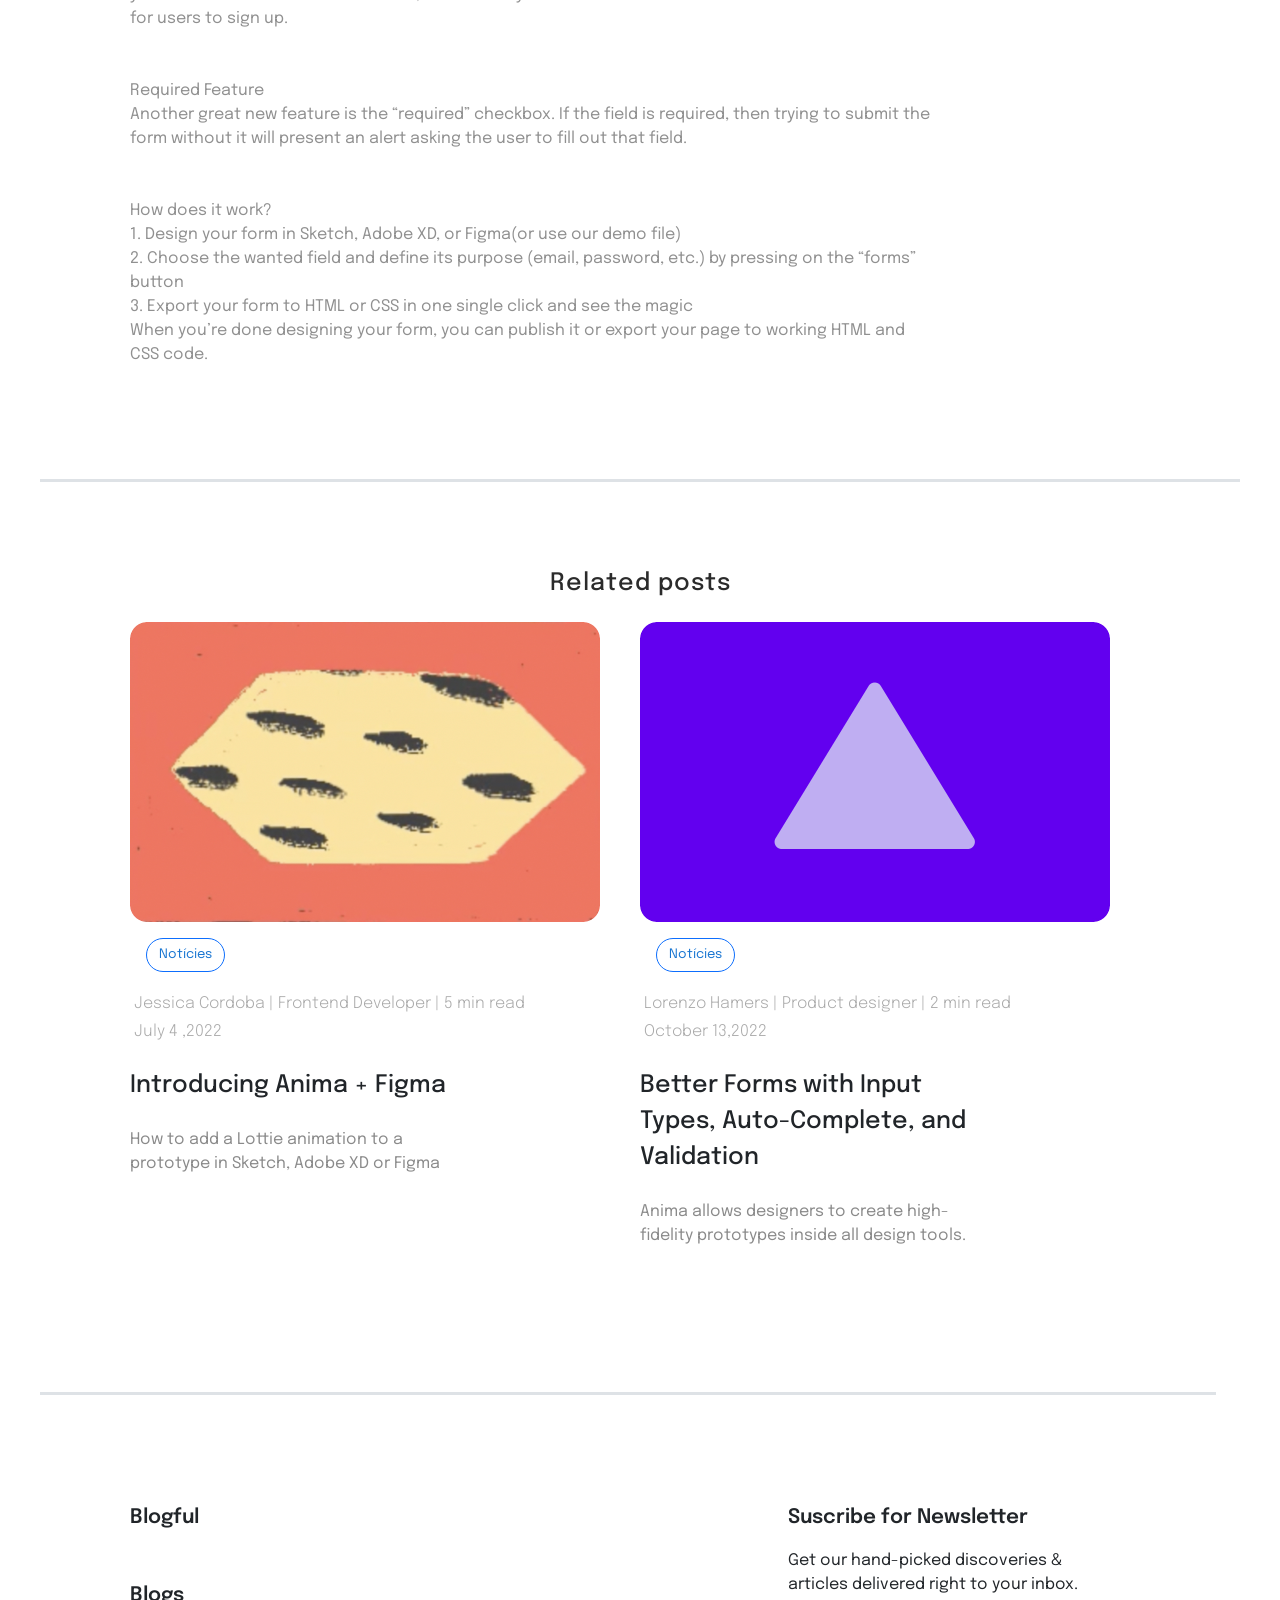
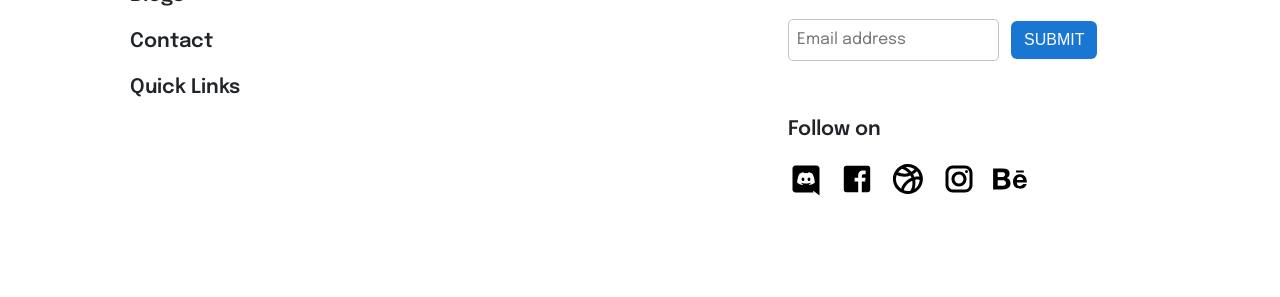
<file: noticia.html>
<!DOCTYPE html>
<html lang="en">
<head>
    <meta charset="UTF-8">
    <meta name="viewport" content="width=device-width, initial-scale=1.0">
    <link rel="icon" href="img/crown_icon_245698.ico" type="image/x-icon">
    <title>Home</title>
    <link href="https://cdn.jsdelivr.net/npm/bootstrap@5.3.3/dist/css/bootstrap.min.css" rel="stylesheet" integrity="sha384-QWTKZyjpPEjISv5WaRU9OFeRpok6YctnYmDr5pNlyT2bRjXh0JMhjY6hW+ALEwIH" crossorigin="anonymous">
    <link rel="stylesheet" href="css/styles.css">
</head>
<body>
    <div class="container-fluid">
        <div class="row">
            <!--DIV de Nav var-->
            <nav class="navbar navbar-expand-md navbar-dark navegacion p-3">
                <div class="container-fluid grid gap-5">
                    <a class="navbar-brand navegacion " href="index.html">Blogful</a>
                    <button class="navbar-toggler" type="button" data-bs-toggle="collapse" data-bs-target="#navbarSupportedContent" aria-controls="navbarSupportedContent" aria-expanded="false" aria-label="Toggle navigation">
                    <span class="navbar-toggler-icon"></span>
                    </button>
                    <div class="collapse navbar-collapse" id="navbarSupportedContent">
                        <ul class="navbar-nav me-auto mb-2 mb-lg-0 grid gap-5">
                            <li class="nav-item">
                                <a class="nav-link active pb-1" aria-current="page" href="index.html">Home</a>
                            </li>
                            <li class="nav-item">
                                <a class="nav-link pb-1" aria-current="page" href="noticies.html">Noticies</a>
                            </li>
                            <li class="nav-item">
                                <a class="nav-link pb-1" aria-current="page" href="contacte.html">Contacte</a>
                            </li>
                            <li class="nav-item  mt-1">
                                <img src="img/lupa.png" alt="">
                            </li>
                        </ul>
                    </div>
                </div>
            </nav>
        </div>
    </div>

    <div class="container-fluid custom-container">
    
        <!--DIV HOMEPAGE HEADER-->

        <div class="row">
            <div class="title_homepage_header">
                <div class="mb-5">
                    <a class="grey text-decoration-none weight2" href="index.html">
                        <svg xmlns="http://www.w3.org/2000/svg" viewBox="0 0 24 24" fill="none" stroke="currentColor" stroke-linecap="round" stroke-linejoin="round" width="24" height="24" stroke-width="2"> <path d="M5 12l14 0"></path> <path d="M5 12l4 4"></path> <path d="M5 12l4 -4"></path> </svg> 
                        Back
                    </a>
                </div>
                <div>
                    <h3 class="px45 mb-4">Better Forms with Input Types, Auto-Complete, and Validation</h3>
                </div>
                <div>
                        <img class="border-radius" src="img/lorenzo.png" alt="">
                </div>
                <div>
                    <p class="m-1 grey">Lorenzo Hamers | Product designer</p>
                    <p class="m-1 grey mb-5">October 13 ,2022 | 4 min read</p>
                </div>
                <img class="" src="img/image-placeholder.png" alt="">
            </div>
            <div class="info_homepage_header d-flex justify-content-end pe-5">
                <button type="button" class="btn btn-outline-primary boton rounded-pill m-3 btn-img">
                    <a class="btn-img nav-link" href="noticies.html">Notícies</a>
                </button>
            </div>
            <div class="info_homepage_header ms-2 mb-5 pb-3">
                <p class="grey2 col-9">Hotspot Hints Help Guide Users Navigate Through a Prototype, Anima allows designers to create high-fidelity prototypes inside Sketch, Adobe XD, and Figma, and export HTML & CSS in a single click.</p>
            </div>
            <div class="info_homepage_header mb-5">
                <h3 class="line-height mb-4 spacing">Why use Input Types?</h3>
                <p class="grey2 col-8 mb-5">By specifying which input type an input field is intended for, your prototype feels much more real.
                    For example, by specifying that an input field is intended for Email, the browser will let the user know if the email they entered isn’t a valid email address. This is called “form validation”.
                    Design to code, automated
                    One of the most unique features in Anima is the ability to have live forms inside your design. Anima supports four different input types:
                    Email, Password, Text, Number. Also, if users have their email stored in their browser data, then the browser will suggest Auto-Complete and enter their full email into the field automatically.
                    If you use Anima for a real live website, this will likely increase conversion as it makes it easier for users to sign up.
                </p>
                <p class="grey2 col-9 mb-5">Required Feature <br>
                    Another great new feature is the “required” checkbox. If the field is required, then trying to submit the form without it will present an alert asking the user to fill out that field.
                </p>
                <p class="grey2 col-10">
                    How does it work? <br>
                    1. Design your form in Sketch, Adobe XD, or Figma(or use our demo file) <br>
                    2. Choose the wanted field and define its purpose (email, password, etc.) by pressing on the “forms” <br>button <br>
                    3. Export your form to HTML or CSS in one single click and see the magic <br>
                    When you’re done designing your form, you can publish it or export your page to working HTML and <br>CSS code.
                </p>
            </div>
            <div class="info_homepage_header border-bottom border-3 mb-5 mt-5"></div>
            <div class="homepage_header_noticia">
                <h2 class="mb-4 spacing d-flex justify-content-center">Related posts</h2>
            </div>
            <div class="row">
                <div class="info_homepage_header col-6 pb-5 mb-5">
                    <img src="img/manchas.png" alt="">
                    <div>
                        <button type="button" class="btn btn-outline-primary boton rounded-pill m-3 btn-img">
                            <a class="btn-img text-decoration-none" href="noticies.html">Notícies</a>
                        </button>
                    </div>
                    <div>
                        <p class="m-1 grey">Jessica Cordoba | Frontend Developer | 5 min read</p>
                        <p class="m-1 mb-4 grey">July 4 ,2022</p>
                    </div>
                    <div class="col-sm-6 col-md-10 mb-4">
                        <h3 class="line-height col-10">Introducing Anima + Figma</h3>
                    </div>
                    <div class="col-sm-6 col-md-8">
                        <p class="p_header">How to add a Lottie animation to a prototype in Sketch, Adobe XD or Figma</p>
                    </div>
                </div>
                <div class="col-6 pb-5">
                    <img src="img/triangle.png" alt="">
                    <div>
                        <button type="button" class="btn btn-outline-primary boton rounded-pill m-3 btn-img">
                            <a class="btn-img text-decoration-none" href="noticies.html">Notícies</a>
                        </button>
                    </div>
                <div>
                        <p class="m-1 grey">Lorenzo Hamers | Product designer | 2 min read</p>
                        <p class="m-1 mb-4 grey">October 13,2022</p>
                    </div>
                    <div class="col-7 mb-4" >
                        <h3 class="line-height">Better Forms with Input Types, Auto-Complete, and Validation</h3>
                    </div>
                    <div class="col-sm-6 col-md-7 mb-5">
                        <p class="p_header">Anima allows designers to create high-fidelity prototypes inside all design tools.</p>
                    </div>
                </div>
                <div class="info_homepage_header border-bottom border-3 mb-5 mt-5"></div>
        </div>
        <div class="row">
            <div class="homepage_header3 mb-5 weight col-6">
                <p class="mb-5">Blogful</p>
                <div class="">
                    <p>Blogs</p>
                    <p>Contact</p>
                    <p>Quick Links</p>
                </div>
            </div>
            <div class="homepage_header3-1 col-5">
                <p class="weight">Suscribe for Newsletter</p>
                <div class="">
                    <p>Get our hand-picked discoveries & articles delivered right to your inbox.</p>
                </div>
                <div>
                    <input class="px-2 pt-2 pb-2 email-address" type="text" placeholder="Email address">
                    <button type="button" class="btn boton m-2 btn-grande">SUBMIT</button>
                </div>
                <div class="weight mt-5">
                    <p>Follow on</p>
                    <div class="margin-footer">
                        <svg xmlns="http://www.w3.org/2000/svg" x="0px" y="0px" width="36" height="36" viewBox="0 0 24 24">
                            <path d="M21,23l-4.378-3.406L17,21H5c-1.105,0-2-0.895-2-2V5c0-1.105,0.895-2,2-2h14c1.105,0,2,0.895,2,2V23z M16.29,8.57	c0,0-1.23-0.95-2.68-1.06l-0.3,0.61C12.86,8.04,12.4,7.98,12,7.98c-0.41,0-0.88,0.06-1.31,0.14l-0.3-0.61	C8.87,7.66,7.71,8.57,7.71,8.57s-1.37,1.98-1.6,5.84C7.49,15.99,9.59,16,9.59,16l0.43-0.58c-0.44-0.15-0.82-0.35-1.21-0.65	l0.09-0.24c0.72,0.33,1.65,0.53,3.1,0.53s2.38-0.2,3.1-0.53l0.09,0.24c-0.39,0.3-0.77,0.5-1.21,0.65L14.41,16	c0,0,2.1-0.01,3.48-1.59C17.66,10.55,16.29,8.57,16.29,8.57z M10,13.38c-0.52,0-0.94-0.53-0.94-1.18c0-0.65,0.42-1.18,0.94-1.18	s0.94,0.53,0.94,1.18C10.94,12.85,10.52,13.38,10,13.38z M14,13.38c-0.52,0-0.94-0.53-0.94-1.18c0-0.65,0.42-1.18,0.94-1.18	s0.94,0.53,0.94,1.18C14.94,12.85,14.52,13.38,14,13.38z"></path>
                        </svg>
                        <svg xmlns="http://www.w3.org/2000/svg" x="0px" y="0px" width="36" height="36" viewBox="0 0 30 30">
                            <path d="M24,4H6C4.895,4,4,4.895,4,6v18c0,1.105,0.895,2,2,2h10v-9h-3v-3h3v-1.611C16,9.339,17.486,8,20.021,8 c1.214,0,1.856,0.09,2.16,0.131V11h-1.729C19.376,11,19,11.568,19,12.718V14h3.154l-0.428,3H19v9h5c1.105,0,2-0.895,2-2V6 C26,4.895,25.104,4,24,4z"></path>
                        </svg>
                        <svg xmlns="http://www.w3.org/2000/svg" x="0px" y="0px" width="36" height="36" viewBox="0 0 24 24">
                            <path d="M 11.941406 2 C 10.44006 2 9.0197829 2.3412832 7.7402344 2.9375 C 7.7318419 2.9350471 7.723233 2.9321205 7.7148438 2.9296875 L 7.7070312 2.9550781 C 4.3079768 4.5545168 1.9414062 8.0036548 1.9414062 12 C 1.9414062 17.511002 6.4304007 22 11.941406 22 C 17.452412 22 21.941406 17.511002 21.941406 12 C 21.941406 6.4889982 17.452412 2 11.941406 2 z M 11.941406 4 C 13.657837 4 15.156466 4.6541789 16.457031 5.5683594 C 15.82545 6.1959812 15.089919 6.7511088 14.279297 7.203125 C 13.218022 5.9232251 11.92657 4.9041032 10.568359 4.140625 C 11.013413 4.0578722 11.467449 4 11.941406 4 z M 7.9765625 5.1445312 C 9.5261871 5.727606 11.083012 6.6842895 12.335938 8.03125 C 10.255733 8.6629299 7.8727211 8.6247295 5.4804688 7.5253906 C 6.144503 6.5676373 6.9934191 5.7540149 7.9765625 5.1445312 z M 17.955078 6.8632812 C 18.812659 7.8685526 19.351381 9.0869574 19.626953 10.433594 C 18.504078 10.295389 17.358675 10.360744 16.236328 10.587891 C 16.008339 9.9709737 15.730811 9.388059 15.414062 8.8398438 C 16.357582 8.2827458 17.216233 7.6142914 17.955078 6.8632812 z M 4.4707031 9.3710938 C 7.6503928 10.893288 10.874955 10.783354 13.613281 9.71875 C 13.882417 10.169566 14.11829 10.647248 14.314453 11.154297 C 11.180821 12.379806 8.4850686 14.959562 7.4160156 18.427734 C 5.3641713 16.981851 3.9414062 14.7103 3.9414062 12 C 3.9414062 11.066479 4.1790273 10.202866 4.4707031 9.3710938 z M 17.800781 12.386719 C 18.486321 12.374364 19.15505 12.492293 19.818359 12.609375 C 19.618166 15.147299 18.276058 17.35498 16.294922 18.681641 C 16.755243 17.353288 17.110099 15.605394 16.900391 13.474609 C 16.868577 13.151845 16.819349 12.838322 16.763672 12.529297 C 16.879289 12.505865 16.993531 12.466165 17.109375 12.447266 C 17.342126 12.409292 17.572268 12.390837 17.800781 12.386719 z M 14.832031 13.134766 C 14.859562 13.312804 14.892087 13.488551 14.910156 13.671875 C 15.247834 17.102926 14.055291 19.157268 13.591797 19.822266 C 13.060483 19.935144 12.509851 20 11.941406 20 C 10.968416 20 10.062462 19.764916 9.2011719 19.449219 C 9.961496 16.505095 12.219059 14.259566 14.832031 13.134766 z"></path>
                        </svg>
                        <svg xmlns="http://www.w3.org/2000/svg" x="0px" y="0px" width="36" height="36" viewBox="0 0 24 24">
                            <path d="M 8 3 C 5.243 3 3 5.243 3 8 L 3 16 C 3 18.757 5.243 21 8 21 L 16 21 C 18.757 21 21 18.757 21 16 L 21 8 C 21 5.243 18.757 3 16 3 L 8 3 z M 8 5 L 16 5 C 17.654 5 19 6.346 19 8 L 19 16 C 19 17.654 17.654 19 16 19 L 8 19 C 6.346 19 5 17.654 5 16 L 5 8 C 5 6.346 6.346 5 8 5 z M 17 6 A 1 1 0 0 0 16 7 A 1 1 0 0 0 17 8 A 1 1 0 0 0 18 7 A 1 1 0 0 0 17 6 z M 12 7 C 9.243 7 7 9.243 7 12 C 7 14.757 9.243 17 12 17 C 14.757 17 17 14.757 17 12 C 17 9.243 14.757 7 12 7 z M 12 9 C 13.654 9 15 10.346 15 12 C 15 13.654 13.654 15 12 15 C 10.346 15 9 13.654 9 12 C 9 10.346 10.346 9 12 9 z"></path>
                        </svg>
                        <svg xmlns="http://www.w3.org/2000/svg" x="0px" y="0px" width="36" height="36" viewBox="0 0 32 32">
                            <path d="M 1 6.75 L 1 25.25 L 9.9375 25.25 C 10.765625 25.25 16.46875 25.082031 16.46875 19.875 C 16.46875 16.621094 14.230469 15.515625 13.09375 15.1875 C 13.929688 14.792969 15.59375 13.855469 15.59375 11.34375 C 15.59375 9.945313 15.394531 6.75 9.6875 6.75 Z M 21.375 8.46875 L 21.375 10.15625 L 28.28125 10.15625 L 28.28125 8.46875 Z M 5.0625 9.90625 L 8.875 9.90625 C 9.234375 9.90625 11.65625 9.714844 11.65625 12.03125 C 11.65625 14.011719 9.90625 14.21875 9.1875 14.21875 L 5.0625 14.21875 Z M 25 11.6875 C 19.777344 11.6875 18.6875 16.222656 18.6875 18.1875 C 18.6875 24.019531 23.46875 24.6875 25 24.6875 C 29.128906 24.6875 30.300781 22.015625 30.78125 20.53125 L 27.78125 20.53125 C 27.664063 20.914063 26.789063 22.15625 25.125 22.15625 C 22.335938 22.15625 22.09375 19.976563 22.09375 19 L 30.96875 19 C 31.148438 15.625 29.671875 11.6875 25 11.6875 Z M 24.90625 14.21875 C 25.738281 14.21875 26.410156 14.460938 26.8125 14.90625 C 27.214844 15.355469 27.511719 16.011719 27.59375 16.875 L 22.09375 16.875 C 22.109375 16.636719 22.164063 16.363281 22.25 16.0625 C 22.335938 15.753906 22.46875 15.460938 22.6875 15.1875 C 22.90625 14.917969 23.210938 14.683594 23.5625 14.5 C 23.921875 14.3125 24.367188 14.21875 24.90625 14.21875 Z M 5.0625 17 L 9.46875 17 C 10.34375 17 12.40625 17.136719 12.40625 19.65625 C 12.40625 22.097656 9.808594 22.09375 9.40625 22.09375 L 5.0625 22.09375 Z"></path>
                        </svg>
                    </div>
                </div>
            </div>
        </div>
    </div>
</body>
<script src="script.js"></script>
<script src="https://cdn.jsdelivr.net/npm/@popperjs/core@2.11.8/dist/umd/popper.min.js" integrity="sha384-I7E8VVD/ismYTF4hNIPjVp/Zjvgyol6VFvRkX/vR+Vc4jQkC+hVqc2pM8ODewa9r" crossorigin="anonymous"></script>
<script src="https://cdn.jsdelivr.net/npm/bootstrap@5.3.3/dist/js/bootstrap.min.js" integrity="sha384-0pUGZvbkm6XF6gxjEnlmuGrJXVbNuzT9qBBavbLwCsOGabYfZo0T0to5eqruptLy" crossorigin="anonymous"></script>
</html>
</file>
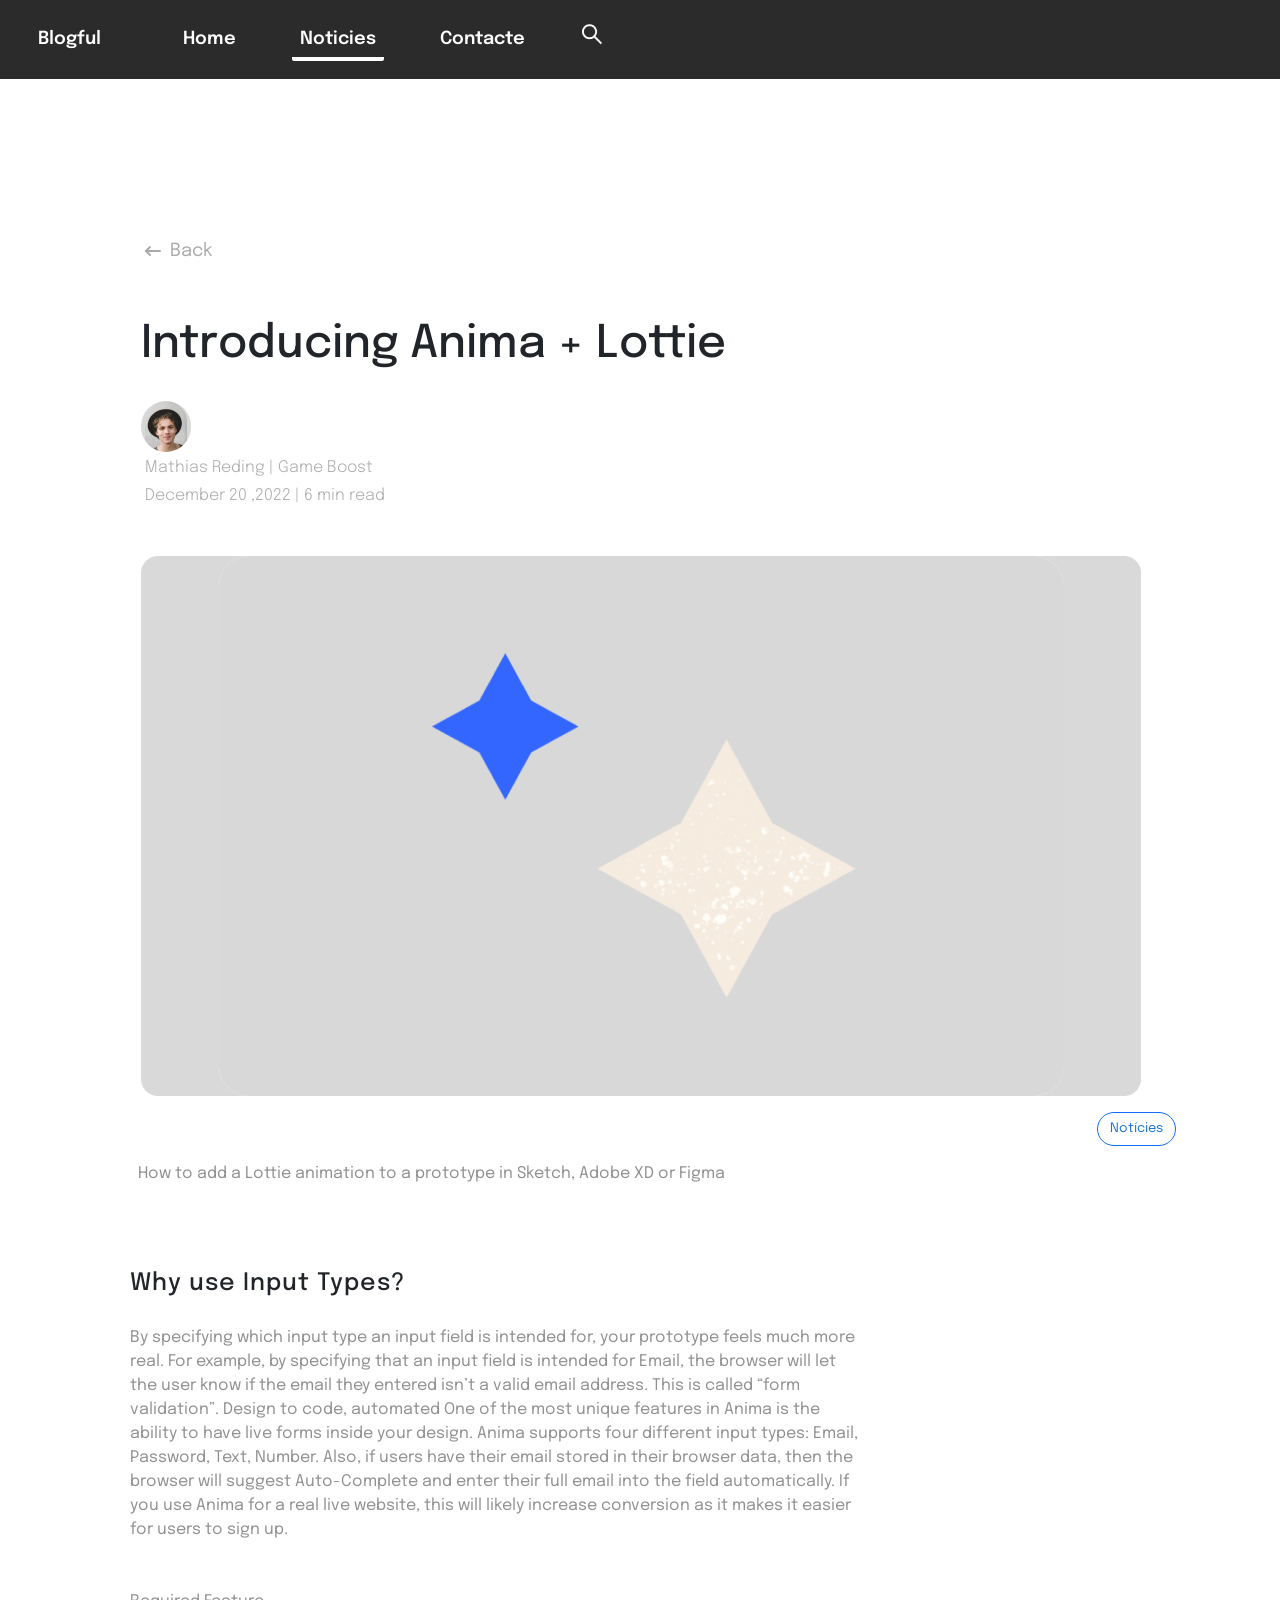
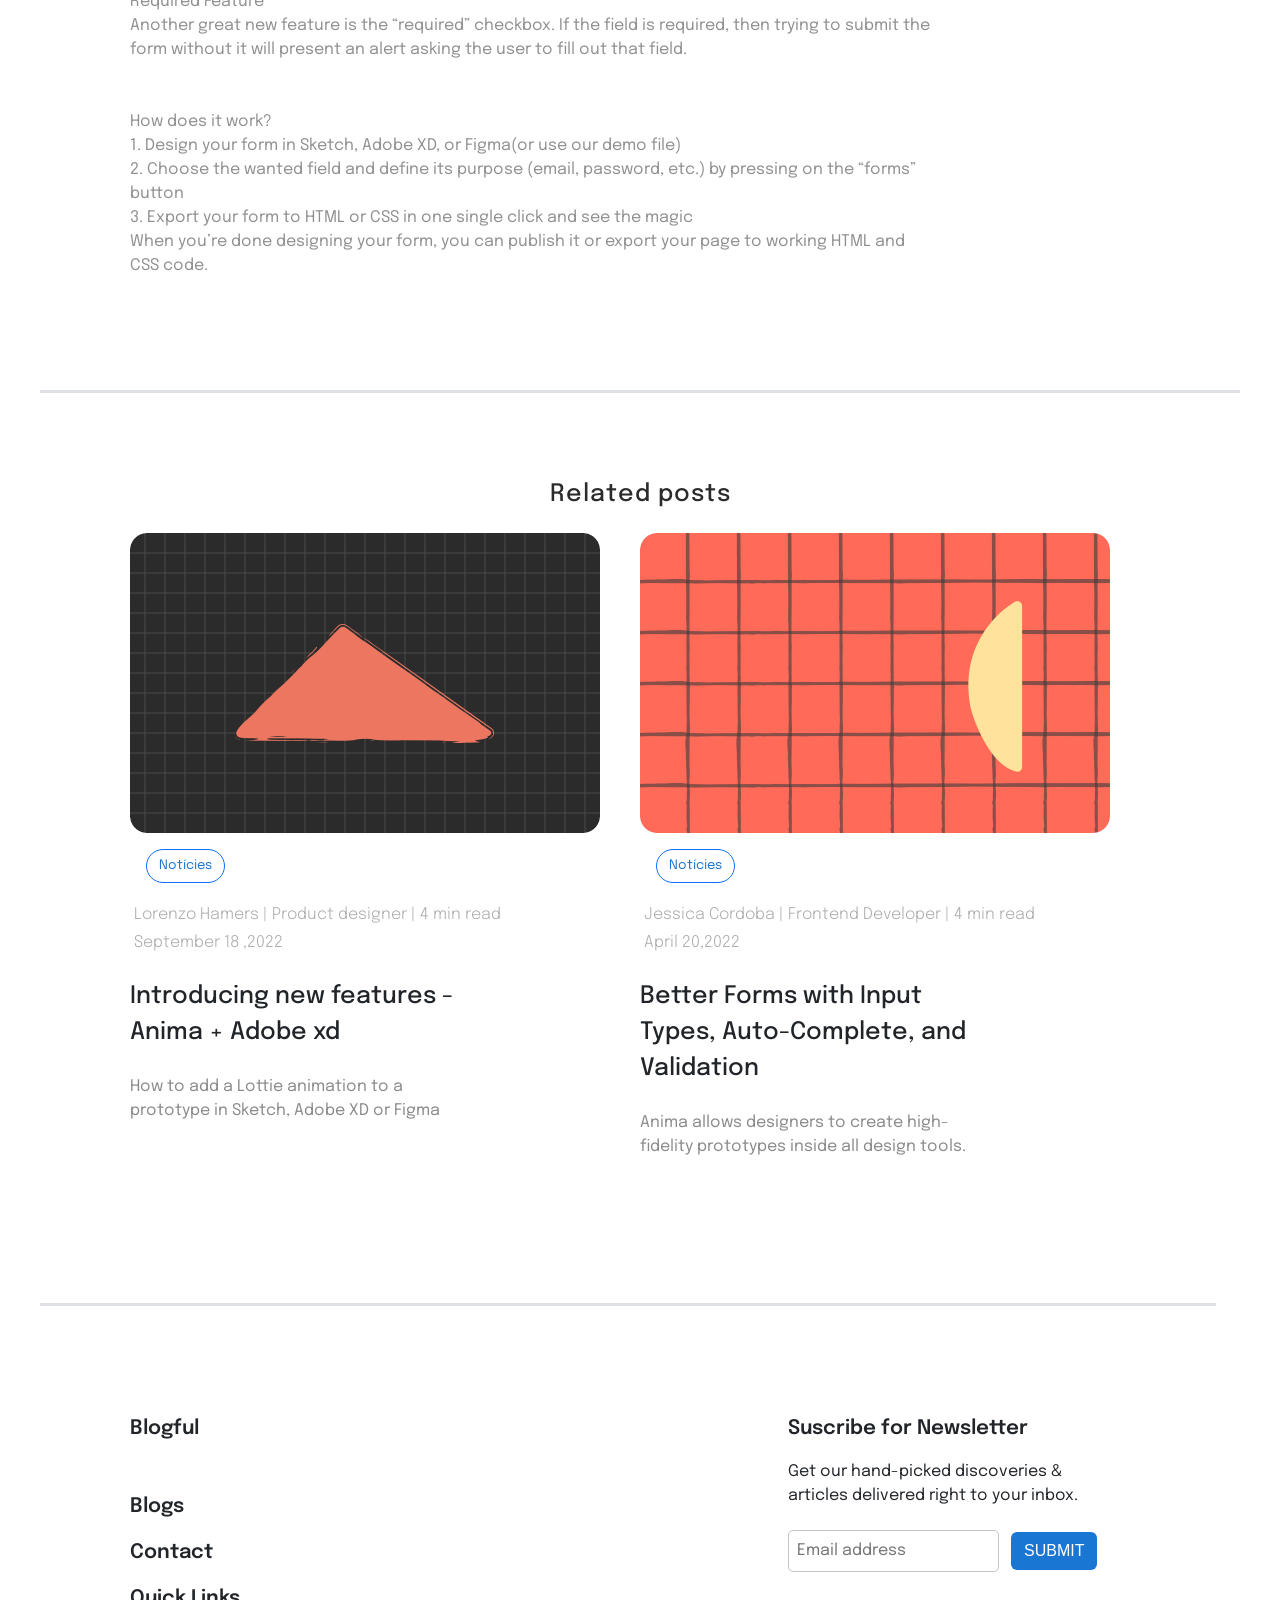
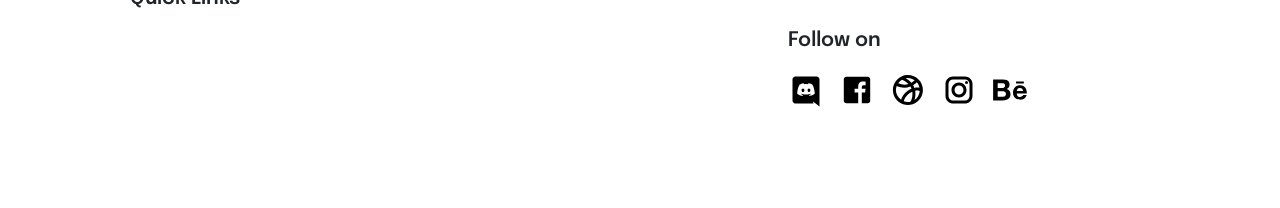
<file: noticia2.html>
<!DOCTYPE html>
<html lang="en">
<head>
    <meta charset="UTF-8">
    <meta name="viewport" content="width=device-width, initial-scale=1.0">
    <link rel="icon" href="img/crown_icon_245698.ico" type="image/x-icon">
    <title>Home</title>
    <link href="https://cdn.jsdelivr.net/npm/bootstrap@5.3.3/dist/css/bootstrap.min.css" rel="stylesheet" integrity="sha384-QWTKZyjpPEjISv5WaRU9OFeRpok6YctnYmDr5pNlyT2bRjXh0JMhjY6hW+ALEwIH" crossorigin="anonymous">
    <link rel="stylesheet" href="css/styles.css">
</head>
<body>
    <div class="container-fluid">
        <div class="row">
            <!--DIV de Nav var-->
            <nav class="navbar navbar-expand-md navbar-dark navegacion p-3">
                <div class="container-fluid grid gap-5">
                    <a class="navbar-brand navegacion " href="index.html">Blogful</a>
                    <button class="navbar-toggler" type="button" data-bs-toggle="collapse" data-bs-target="#navbarSupportedContent" aria-controls="navbarSupportedContent" aria-expanded="false" aria-label="Toggle navigation">
                    <span class="navbar-toggler-icon"></span>
                    </button>
                    <div class="collapse navbar-collapse" id="navbarSupportedContent">
                        <ul class="navbar-nav me-auto mb-2 mb-lg-0 grid gap-5">
                            <li class="nav-item">
                                <a class="nav-link pb-1" aria-current="page" href="index.html">Home</a>
                            </li>
                            <li class="nav-item">
                                <a class="nav-link active pb-1" aria-current="page" href="noticies.html">Noticies</a>
                            </li>
                            <li class="nav-item">
                                <a class="nav-link pb-1" aria-current="page" href="contacte.html">Contacte</a>
                            </li>
                            <li class="nav-item  mt-1">
                                <img src="img/lupa.png" alt="">
                            </li>
                        </ul>
                    </div>
                </div>
            </nav>
        </div>
    </div>

    <div class="container-fluid custom-container">
    
        <!--DIV HOMEPAGE HEADER-->

        <div class="row">
            <div class="title_homepage_header">
                <div class="mb-5">
                    <a class="grey text-decoration-none weight2" href="noticies.html">
                        <svg xmlns="http://www.w3.org/2000/svg" viewBox="0 0 24 24" fill="none" stroke="currentColor" stroke-linecap="round" stroke-linejoin="round" width="24" height="24" stroke-width="2"> <path d="M5 12l14 0"></path> <path d="M5 12l4 4"></path> <path d="M5 12l4 -4"></path> </svg> 
                        Back
                    </a>
                </div>
                <div>
                    <h3 class="px45 mb-4">Introducing Anima + Lottie</h3>
                </div>
                <div>
                        <img class="border-radius" src="img/mathias.png" alt="">
                </div>
                <div>
                    <p class="m-1 grey">Mathias Reding | Game Boost</p>
                    <p class="m-1 grey mb-5">December 20 ,2022 | 6 min read</p>
                </div>
                <img class="" src="img/dos_estrellas_1x.png" alt="">
            </div>
            <div class="info_homepage_header d-flex justify-content-end pe-5">
                <button type="button" class="btn btn-outline-primary boton rounded-pill m-3 btn-img">
                    <a class="btn-img nav-link" href="noticies.html">Notícies</a>
                </button>
            </div>
            <div class="info_homepage_header ms-2 mb-5 pb-3">
                <p class="grey2 col-9">How to add a Lottie animation to a prototype in Sketch, Adobe XD or Figma</p>
            </div>
            <div class="info_homepage_header mb-5">
                <h3 class="line-height mb-4 spacing">Why use Input Types?</h3>
                <p class="grey2 col-8 mb-5">By specifying which input type an input field is intended for, your prototype feels much more real.
                    For example, by specifying that an input field is intended for Email, the browser will let the user know if the email they entered isn’t a valid email address. This is called “form validation”.
                    Design to code, automated
                    One of the most unique features in Anima is the ability to have live forms inside your design. Anima supports four different input types:
                    Email, Password, Text, Number. Also, if users have their email stored in their browser data, then the browser will suggest Auto-Complete and enter their full email into the field automatically.
                    If you use Anima for a real live website, this will likely increase conversion as it makes it easier for users to sign up.
                </p>
                <p class="grey2 col-9 mb-5">Required Feature <br>
                    Another great new feature is the “required” checkbox. If the field is required, then trying to submit the form without it will present an alert asking the user to fill out that field.
                </p>
                <p class="grey2 col-10">
                    How does it work? <br>
                    1. Design your form in Sketch, Adobe XD, or Figma(or use our demo file) <br>
                    2. Choose the wanted field and define its purpose (email, password, etc.) by pressing on the “forms” <br>button <br>
                    3. Export your form to HTML or CSS in one single click and see the magic <br>
                    When you’re done designing your form, you can publish it or export your page to working HTML and <br>CSS code.
                </p>
            </div>
            <div class="info_homepage_header border-bottom border-3 mb-5 mt-5"></div>
            <div class="homepage_header_noticia">
                <h2 class="mb-4 spacing d-flex justify-content-center">Related posts</h2>
            </div>
            <div class="row">
                <div class="info_homepage_header col-6 pb-5 mb-5">
                    <img src="img/traingle_vermell.png" alt="">
                    <div>
                        <button type="button" class="btn btn-outline-primary boton rounded-pill m-3 btn-img">
                            <a class="btn-img text-decoration-none" href="noticies.html">Notícies</a>
                        </button>
                    </div>
                    <div>
                        <p class="m-1 grey">Lorenzo Hamers | Product designer | 4 min read</p>
                        <p class="m-1 mb-4 grey">September 18 ,2022</p>
                    </div>
                    <div class="col-sm-6 col-md-10 mb-4">
                        <h3 class="line-height col-10">Introducing new features -Anima + Adobe xd</h3>
                    </div>
                    <div class="col-sm-6 col-md-8">
                        <p class="p_header">How to add a Lottie animation to a prototype in Sketch, Adobe XD or Figma</p>
                    </div>
                </div>
                <div class="col-6 pb-5">
                    <img src="img/mitja_lluna.png" alt="">
                    <div>
                        <button type="button" class="btn btn-outline-primary boton rounded-pill m-3 btn-img">
                            <a class="btn-img text-decoration-none" href="noticies.html">Notícies</a>
                        </button>
                    </div>
                <div>
                        <p class="m-1 grey">Jessica Cordoba | Frontend Developer | 4 min read</p>
                        <p class="m-1 mb-4 grey">April 20,2022</p>
                    </div>
                    <div class="col-7 mb-4" >
                        <h3 class="line-height">Better Forms with Input Types, Auto-Complete, and Validation</h3>
                    </div>
                    <div class="col-sm-6 col-md-7 mb-5">
                        <p class="p_header">Anima allows designers to create high-fidelity prototypes inside all design tools.</p>
                    </div>
                </div>
                <div class="info_homepage_header border-bottom border-3 mb-5 mt-5"></div>
        </div>
        <div class="row">
            <div class="homepage_header3 mb-5 weight col-6">
                <p class="mb-5">Blogful</p>
                <div class="">
                    <p>Blogs</p>
                    <p>Contact</p>
                    <p>Quick Links</p>
                </div>
            </div>
            <div class="homepage_header3-1 col-5">
                <p class="weight">Suscribe for Newsletter</p>
                <div class="">
                    <p>Get our hand-picked discoveries & articles delivered right to your inbox.</p>
                </div>
                <div>
                    <input class="px-2 pt-2 pb-2 email-address" type="text" placeholder="Email address">
                    <button type="button" class="btn boton m-2 btn-grande">SUBMIT</button>
                </div>
                <div class="weight mt-5">
                    <p>Follow on</p>
                    <div class="margin-footer">
                        <svg xmlns="http://www.w3.org/2000/svg" x="0px" y="0px" width="36" height="36" viewBox="0 0 24 24">
                            <path d="M21,23l-4.378-3.406L17,21H5c-1.105,0-2-0.895-2-2V5c0-1.105,0.895-2,2-2h14c1.105,0,2,0.895,2,2V23z M16.29,8.57	c0,0-1.23-0.95-2.68-1.06l-0.3,0.61C12.86,8.04,12.4,7.98,12,7.98c-0.41,0-0.88,0.06-1.31,0.14l-0.3-0.61	C8.87,7.66,7.71,8.57,7.71,8.57s-1.37,1.98-1.6,5.84C7.49,15.99,9.59,16,9.59,16l0.43-0.58c-0.44-0.15-0.82-0.35-1.21-0.65	l0.09-0.24c0.72,0.33,1.65,0.53,3.1,0.53s2.38-0.2,3.1-0.53l0.09,0.24c-0.39,0.3-0.77,0.5-1.21,0.65L14.41,16	c0,0,2.1-0.01,3.48-1.59C17.66,10.55,16.29,8.57,16.29,8.57z M10,13.38c-0.52,0-0.94-0.53-0.94-1.18c0-0.65,0.42-1.18,0.94-1.18	s0.94,0.53,0.94,1.18C10.94,12.85,10.52,13.38,10,13.38z M14,13.38c-0.52,0-0.94-0.53-0.94-1.18c0-0.65,0.42-1.18,0.94-1.18	s0.94,0.53,0.94,1.18C14.94,12.85,14.52,13.38,14,13.38z"></path>
                        </svg>
                        <svg xmlns="http://www.w3.org/2000/svg" x="0px" y="0px" width="36" height="36" viewBox="0 0 30 30">
                            <path d="M24,4H6C4.895,4,4,4.895,4,6v18c0,1.105,0.895,2,2,2h10v-9h-3v-3h3v-1.611C16,9.339,17.486,8,20.021,8 c1.214,0,1.856,0.09,2.16,0.131V11h-1.729C19.376,11,19,11.568,19,12.718V14h3.154l-0.428,3H19v9h5c1.105,0,2-0.895,2-2V6 C26,4.895,25.104,4,24,4z"></path>
                        </svg>
                        <svg xmlns="http://www.w3.org/2000/svg" x="0px" y="0px" width="36" height="36" viewBox="0 0 24 24">
                            <path d="M 11.941406 2 C 10.44006 2 9.0197829 2.3412832 7.7402344 2.9375 C 7.7318419 2.9350471 7.723233 2.9321205 7.7148438 2.9296875 L 7.7070312 2.9550781 C 4.3079768 4.5545168 1.9414062 8.0036548 1.9414062 12 C 1.9414062 17.511002 6.4304007 22 11.941406 22 C 17.452412 22 21.941406 17.511002 21.941406 12 C 21.941406 6.4889982 17.452412 2 11.941406 2 z M 11.941406 4 C 13.657837 4 15.156466 4.6541789 16.457031 5.5683594 C 15.82545 6.1959812 15.089919 6.7511088 14.279297 7.203125 C 13.218022 5.9232251 11.92657 4.9041032 10.568359 4.140625 C 11.013413 4.0578722 11.467449 4 11.941406 4 z M 7.9765625 5.1445312 C 9.5261871 5.727606 11.083012 6.6842895 12.335938 8.03125 C 10.255733 8.6629299 7.8727211 8.6247295 5.4804688 7.5253906 C 6.144503 6.5676373 6.9934191 5.7540149 7.9765625 5.1445312 z M 17.955078 6.8632812 C 18.812659 7.8685526 19.351381 9.0869574 19.626953 10.433594 C 18.504078 10.295389 17.358675 10.360744 16.236328 10.587891 C 16.008339 9.9709737 15.730811 9.388059 15.414062 8.8398438 C 16.357582 8.2827458 17.216233 7.6142914 17.955078 6.8632812 z M 4.4707031 9.3710938 C 7.6503928 10.893288 10.874955 10.783354 13.613281 9.71875 C 13.882417 10.169566 14.11829 10.647248 14.314453 11.154297 C 11.180821 12.379806 8.4850686 14.959562 7.4160156 18.427734 C 5.3641713 16.981851 3.9414062 14.7103 3.9414062 12 C 3.9414062 11.066479 4.1790273 10.202866 4.4707031 9.3710938 z M 17.800781 12.386719 C 18.486321 12.374364 19.15505 12.492293 19.818359 12.609375 C 19.618166 15.147299 18.276058 17.35498 16.294922 18.681641 C 16.755243 17.353288 17.110099 15.605394 16.900391 13.474609 C 16.868577 13.151845 16.819349 12.838322 16.763672 12.529297 C 16.879289 12.505865 16.993531 12.466165 17.109375 12.447266 C 17.342126 12.409292 17.572268 12.390837 17.800781 12.386719 z M 14.832031 13.134766 C 14.859562 13.312804 14.892087 13.488551 14.910156 13.671875 C 15.247834 17.102926 14.055291 19.157268 13.591797 19.822266 C 13.060483 19.935144 12.509851 20 11.941406 20 C 10.968416 20 10.062462 19.764916 9.2011719 19.449219 C 9.961496 16.505095 12.219059 14.259566 14.832031 13.134766 z"></path>
                        </svg>
                        <svg xmlns="http://www.w3.org/2000/svg" x="0px" y="0px" width="36" height="36" viewBox="0 0 24 24">
                            <path d="M 8 3 C 5.243 3 3 5.243 3 8 L 3 16 C 3 18.757 5.243 21 8 21 L 16 21 C 18.757 21 21 18.757 21 16 L 21 8 C 21 5.243 18.757 3 16 3 L 8 3 z M 8 5 L 16 5 C 17.654 5 19 6.346 19 8 L 19 16 C 19 17.654 17.654 19 16 19 L 8 19 C 6.346 19 5 17.654 5 16 L 5 8 C 5 6.346 6.346 5 8 5 z M 17 6 A 1 1 0 0 0 16 7 A 1 1 0 0 0 17 8 A 1 1 0 0 0 18 7 A 1 1 0 0 0 17 6 z M 12 7 C 9.243 7 7 9.243 7 12 C 7 14.757 9.243 17 12 17 C 14.757 17 17 14.757 17 12 C 17 9.243 14.757 7 12 7 z M 12 9 C 13.654 9 15 10.346 15 12 C 15 13.654 13.654 15 12 15 C 10.346 15 9 13.654 9 12 C 9 10.346 10.346 9 12 9 z"></path>
                        </svg>
                        <svg xmlns="http://www.w3.org/2000/svg" x="0px" y="0px" width="36" height="36" viewBox="0 0 32 32">
                            <path d="M 1 6.75 L 1 25.25 L 9.9375 25.25 C 10.765625 25.25 16.46875 25.082031 16.46875 19.875 C 16.46875 16.621094 14.230469 15.515625 13.09375 15.1875 C 13.929688 14.792969 15.59375 13.855469 15.59375 11.34375 C 15.59375 9.945313 15.394531 6.75 9.6875 6.75 Z M 21.375 8.46875 L 21.375 10.15625 L 28.28125 10.15625 L 28.28125 8.46875 Z M 5.0625 9.90625 L 8.875 9.90625 C 9.234375 9.90625 11.65625 9.714844 11.65625 12.03125 C 11.65625 14.011719 9.90625 14.21875 9.1875 14.21875 L 5.0625 14.21875 Z M 25 11.6875 C 19.777344 11.6875 18.6875 16.222656 18.6875 18.1875 C 18.6875 24.019531 23.46875 24.6875 25 24.6875 C 29.128906 24.6875 30.300781 22.015625 30.78125 20.53125 L 27.78125 20.53125 C 27.664063 20.914063 26.789063 22.15625 25.125 22.15625 C 22.335938 22.15625 22.09375 19.976563 22.09375 19 L 30.96875 19 C 31.148438 15.625 29.671875 11.6875 25 11.6875 Z M 24.90625 14.21875 C 25.738281 14.21875 26.410156 14.460938 26.8125 14.90625 C 27.214844 15.355469 27.511719 16.011719 27.59375 16.875 L 22.09375 16.875 C 22.109375 16.636719 22.164063 16.363281 22.25 16.0625 C 22.335938 15.753906 22.46875 15.460938 22.6875 15.1875 C 22.90625 14.917969 23.210938 14.683594 23.5625 14.5 C 23.921875 14.3125 24.367188 14.21875 24.90625 14.21875 Z M 5.0625 17 L 9.46875 17 C 10.34375 17 12.40625 17.136719 12.40625 19.65625 C 12.40625 22.097656 9.808594 22.09375 9.40625 22.09375 L 5.0625 22.09375 Z"></path>
                        </svg>
                    </div>
                </div>
            </div>
        </div>
    </div>
</body>
<script src="script.js"></script>
<script src="https://cdn.jsdelivr.net/npm/@popperjs/core@2.11.8/dist/umd/popper.min.js" integrity="sha384-I7E8VVD/ismYTF4hNIPjVp/Zjvgyol6VFvRkX/vR+Vc4jQkC+hVqc2pM8ODewa9r" crossorigin="anonymous"></script>
<script src="https://cdn.jsdelivr.net/npm/bootstrap@5.3.3/dist/js/bootstrap.min.js" integrity="sha384-0pUGZvbkm6XF6gxjEnlmuGrJXVbNuzT9qBBavbLwCsOGabYfZo0T0to5eqruptLy" crossorigin="anonymous"></script>
</html>
</file>
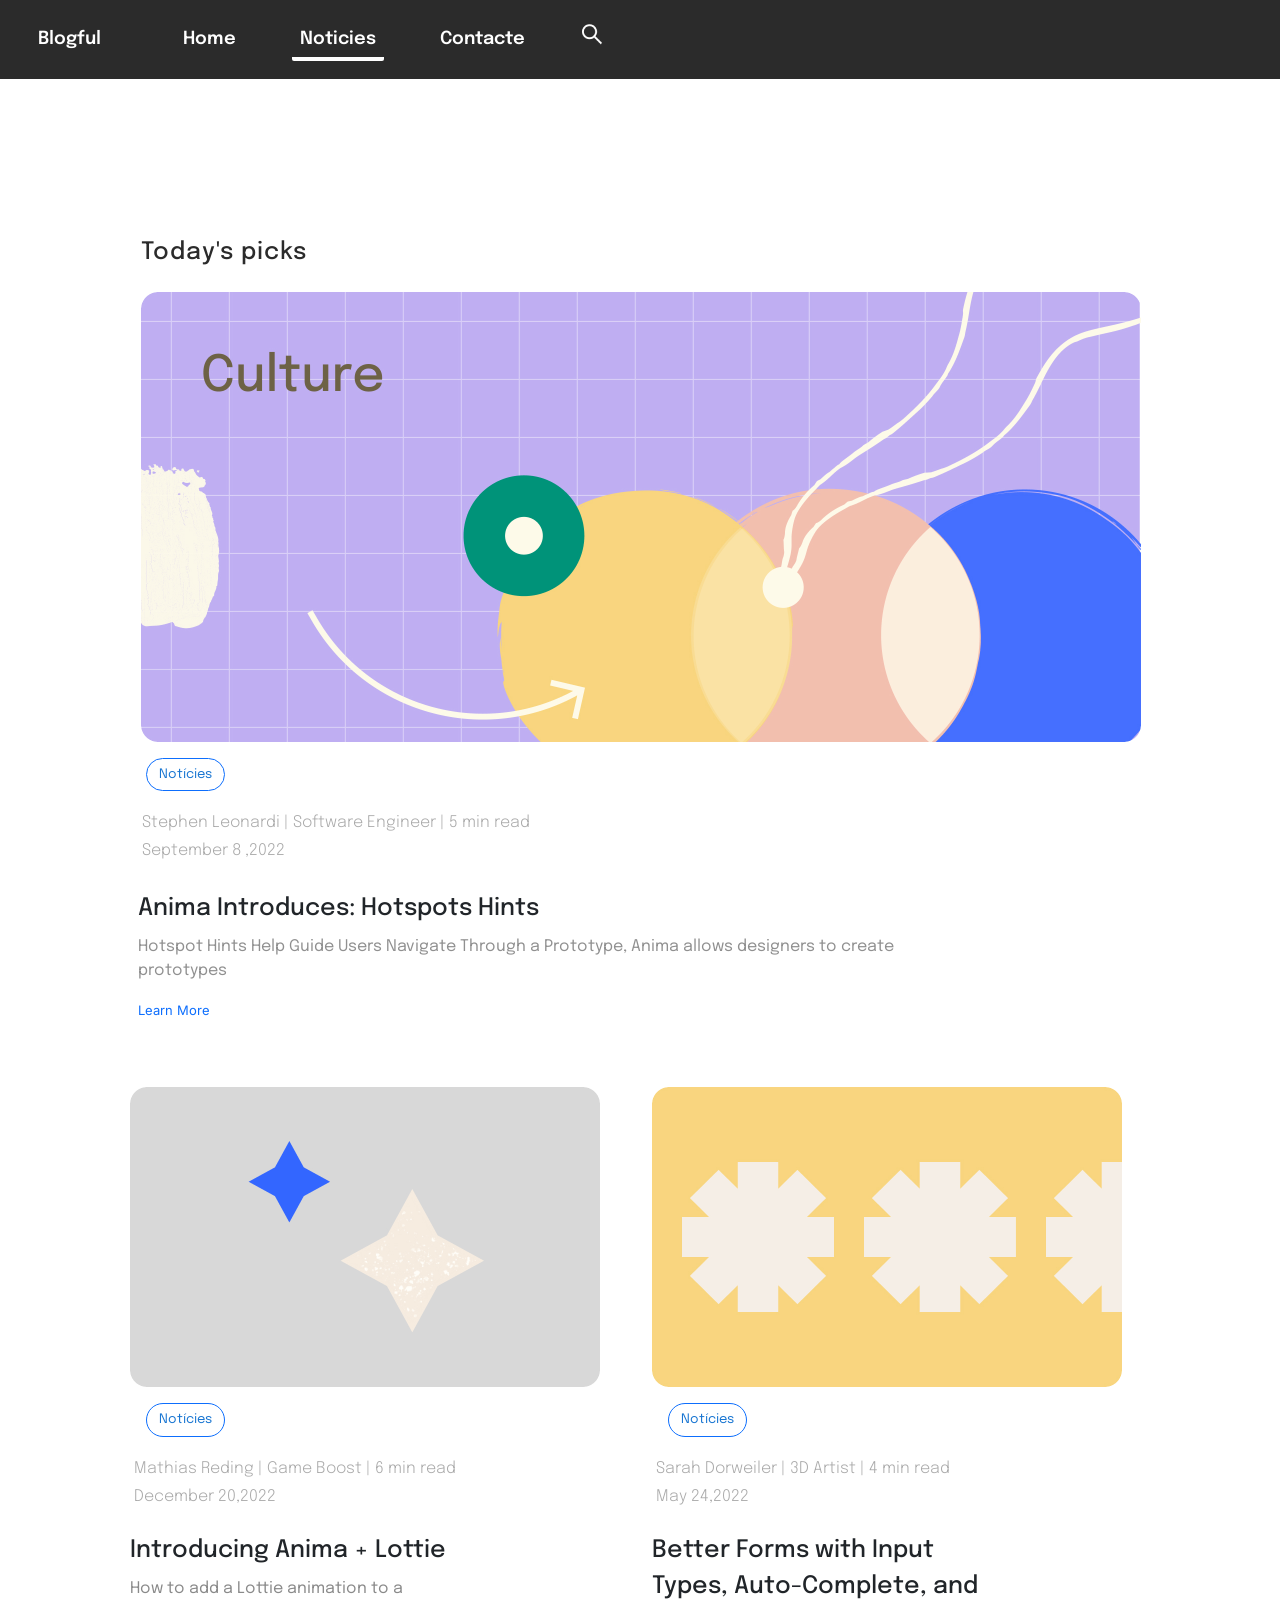
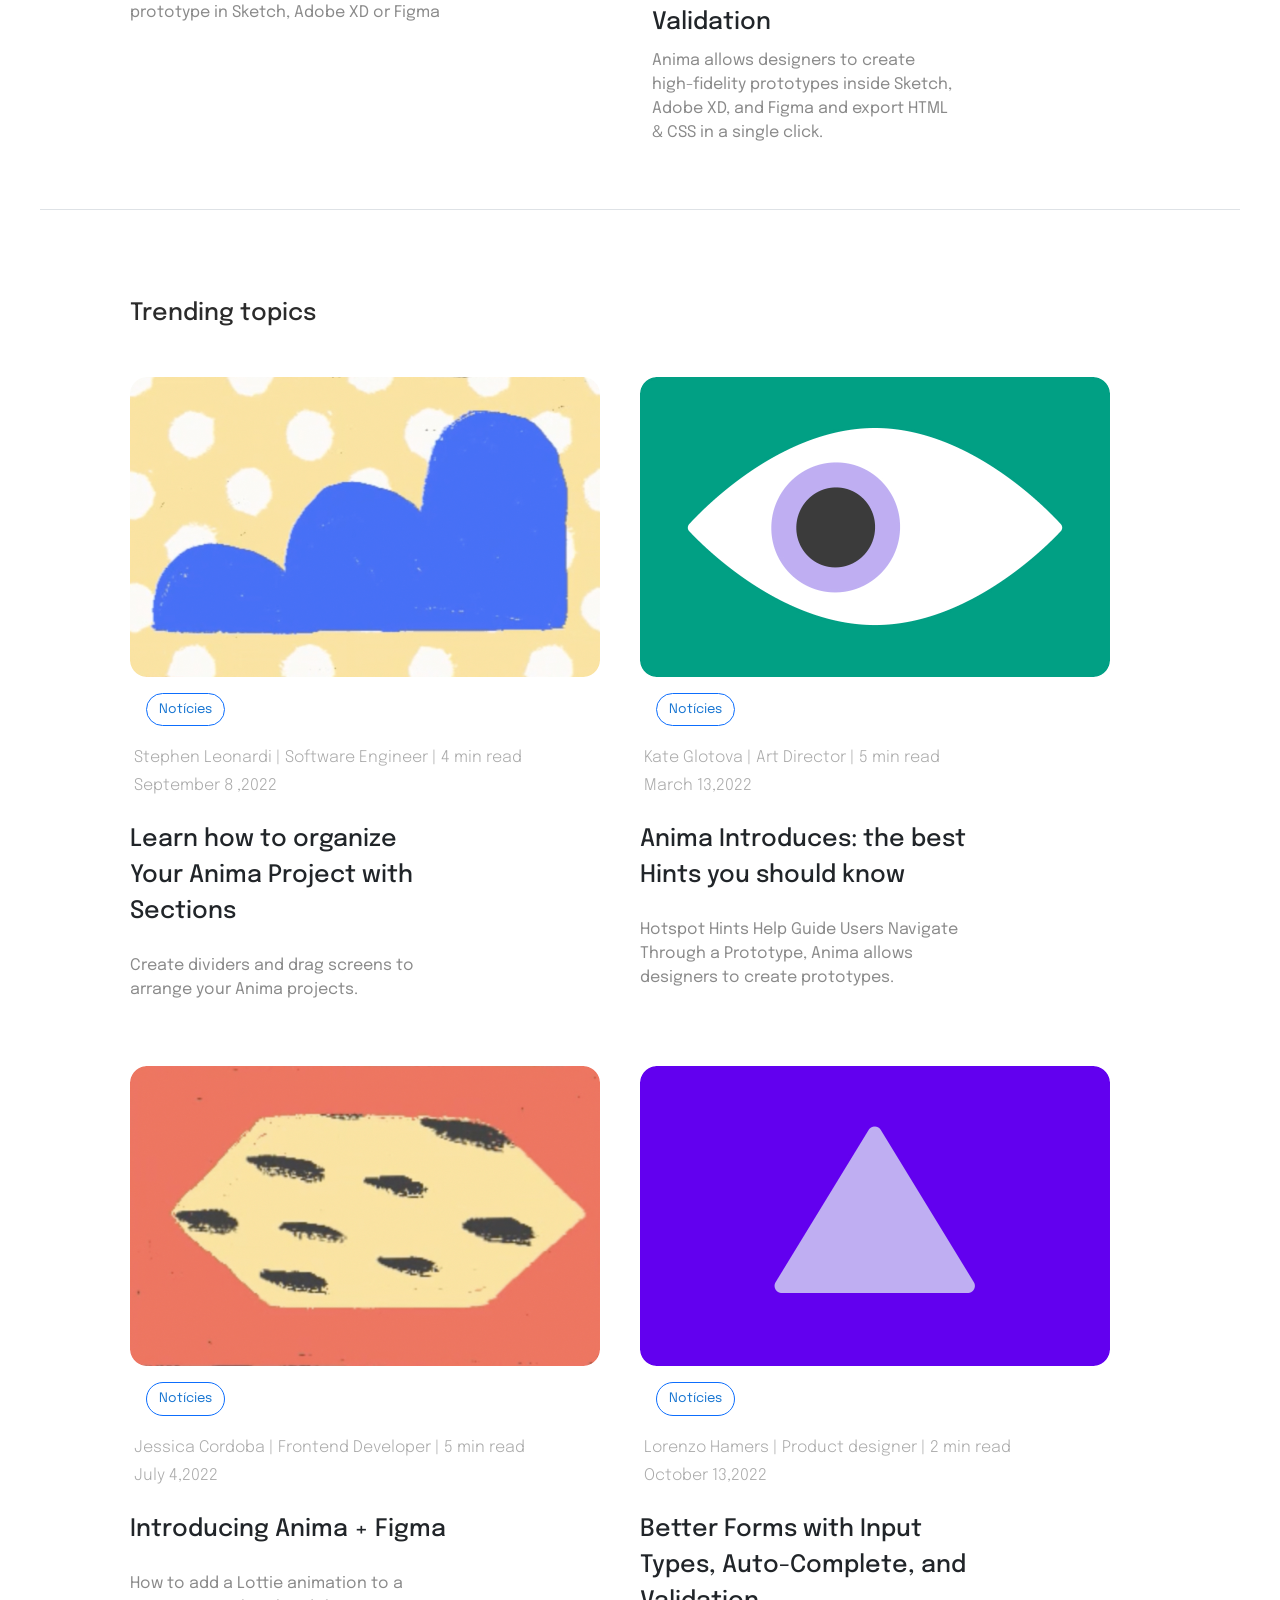
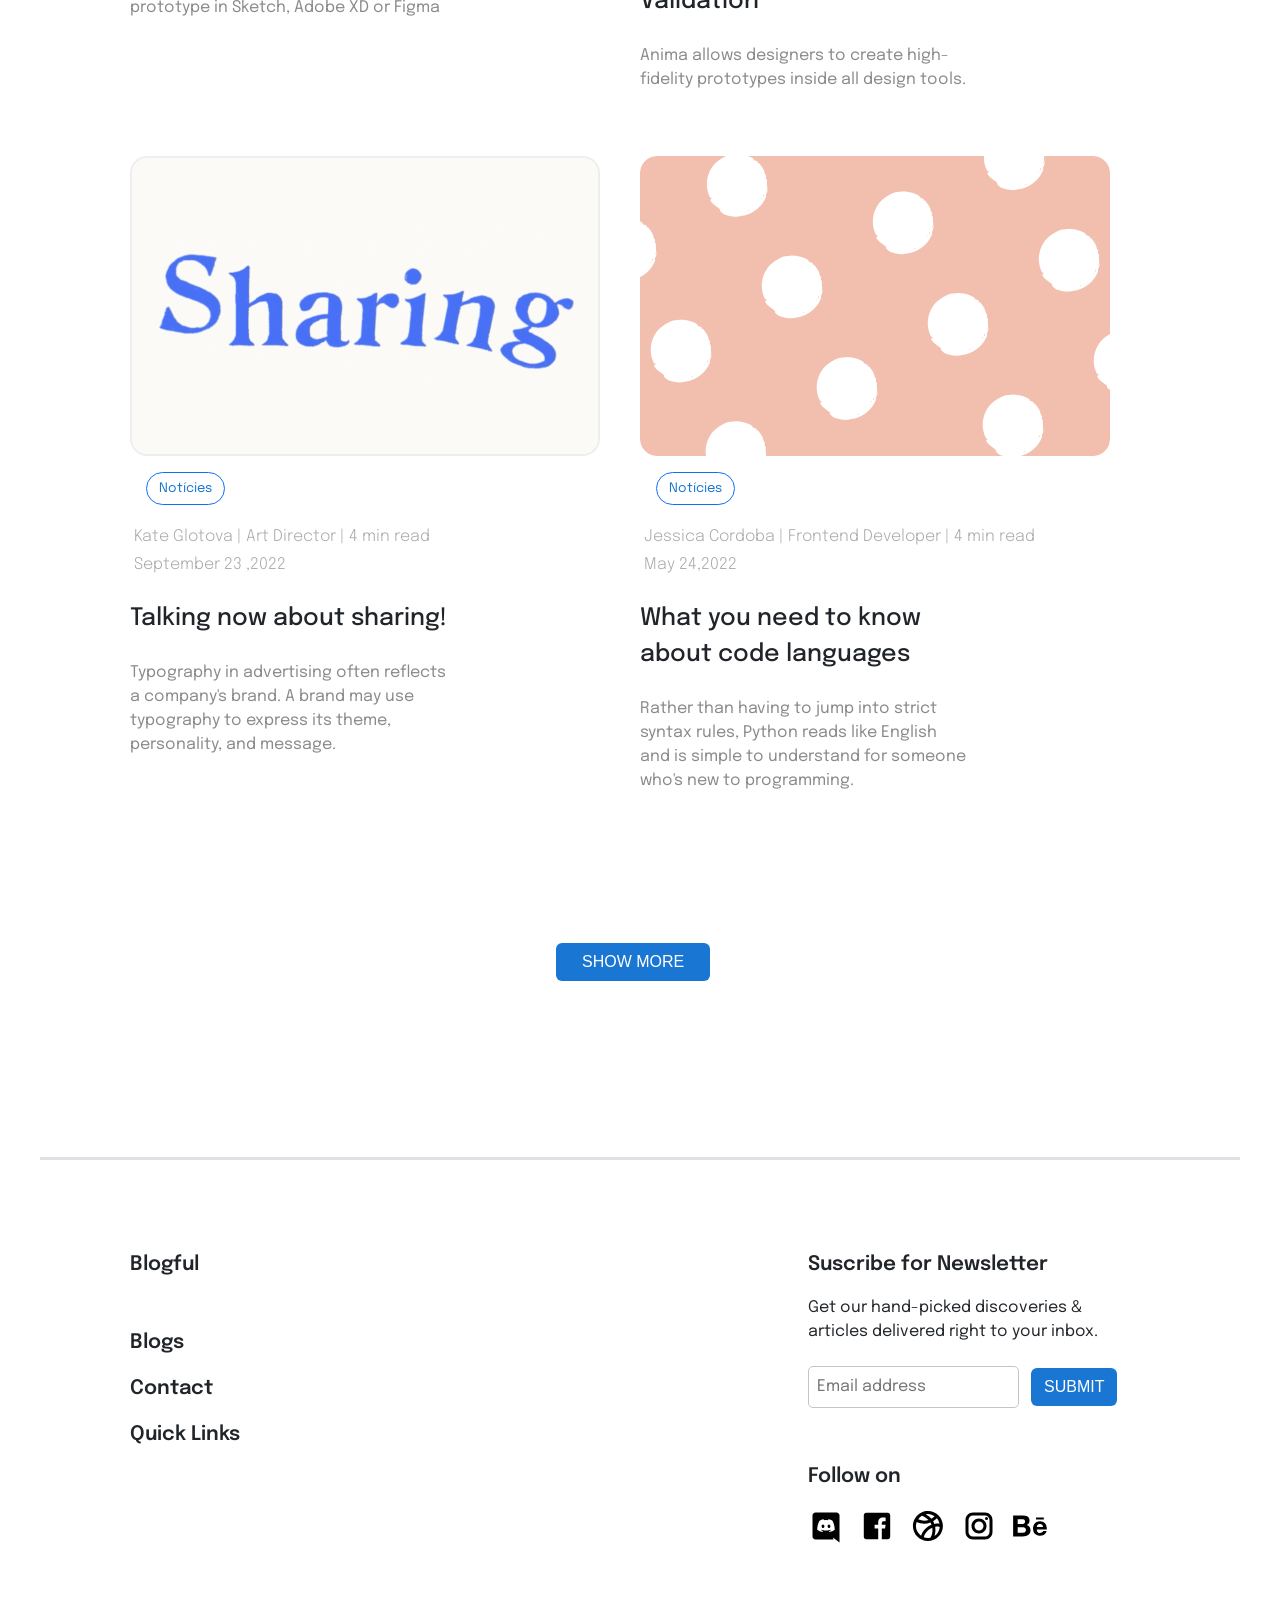
<file: noticies.html>
<!DOCTYPE html>
<html lang="en">
<head>
    <meta charset="UTF-8">
    <meta name="viewport" content="width=device-width, initial-scale=1.0">
    <link rel="icon" href="img/crown_icon_245698.ico" type="image/x-icon">
    <title>Home</title>
    <link href="https://cdn.jsdelivr.net/npm/bootstrap@5.3.3/dist/css/bootstrap.min.css" rel="stylesheet" integrity="sha384-QWTKZyjpPEjISv5WaRU9OFeRpok6YctnYmDr5pNlyT2bRjXh0JMhjY6hW+ALEwIH" crossorigin="anonymous">
    <link rel="stylesheet" href="css/styles.css">
</head>
<body>
    <div class="container-fluid">
        <div class="row">
            <!--DIV de Nav var-->
            <nav class="navbar navbar-expand-md navbar-dark navegacion p-3">
                <div class="container-fluid grid gap-5">
                    <a class="navbar-brand navegacion " href="index.html">Blogful</a>
                    <button class="navbar-toggler" type="button" data-bs-toggle="collapse" data-bs-target="#navbarSupportedContent" aria-controls="navbarSupportedContent" aria-expanded="false" aria-label="Toggle navigation">
                    <span class="navbar-toggler-icon"></span>
                    </button>
                    <div class="collapse navbar-collapse" id="navbarSupportedContent">
                        <ul class="navbar-nav me-auto mb-2 mb-lg-0 grid gap-5">
                            <li class="nav-item">
                                <a class="nav-link pb-1" aria-current="page" href="index.html">Home</a>
                            </li>
                            <li class="nav-item">
                                <a class="nav-link active pb-1" aria-current="page" href="noticies.html">Noticies</a>
                            </li>
                            <li class="nav-item">
                                <a class="nav-link pb-1" aria-current="page" href="contacte.html">Contacte</a>
                            </li>
                            <li class="nav-item  mt-1">
                                <img src="img/lupa.png" alt="">
                            </li>
                        </ul>
                    </div>
                </div>
            </nav>
        </div>
    </div>

    <div class="container-fluid custom-container">
    
        <!--DIV HOMEPAGE HEADER-->

        <div class="row">
            <div class="title_homepage_header">
                <h2 class="mb-4 spacing">Today's picks</h2>
                <img src="img/culture.png" alt="">
            </div>
            <div class="info_homepage_header">
                <button type="button" class="btn btn-outline-primary boton rounded-pill m-3 btn-img">
                    <a class="btn-img text-decoration-none" href="noticies.html">Notícies</a>
                </button>
            </div>
            <div class="info_homepage_header ms-2">
                <p class="m-1 grey">Stephen Leonardi | Software Engineer | 5 min read</p>
                <p class="m-1 grey">September 8 ,2022</p>
            </div>
            <div class="info_homepage_header ms-2 mb-5 pb-3">
                <h3 class="mt-4 anima">Anima Introduces: Hotspots Hints</h3>
                <p class="grey2 col-9">Hotspot Hints Help Guide Users Navigate Through a Prototype, Anima allows designers to create prototypes</p>
                <a class="learn_more text-decoration-none" href="https://www.animaapp.com/" target="_blank"> Learn More </a>
            </div>
        </div>
    <!--DIV Header-->
        <div class="row">
            <div class="info_homepage_header col-6 pb-5">
                <img src="img/dos_estrellas.png" alt="" >
                <div>
                    <button type="button" class="btn btn-outline-primary boton rounded-pill m-3 btn-img">
                        <a class="btn-img text-decoration-none" href="noticies.html">Notícies</a>
                    </button>
                </div>
                <div>
                    <p class="m-1 grey">Mathias Reding | Game Boost | 6 min read</p>
                    <p class="m-1 mb-4 grey">December 20,2022</p>
                </div>
                <div class="col-sm-6 col-md-8">
                    <a class="text-decoration-none link-dark line-height" href="noticia2.html">
                        <h3 class="line-height">Introducing Anima + Lottie</h3>
                    </a>
                    <p class="p_header">How to add a Lottie animation to a prototype in Sketch, Adobe XD or Figma</p>
                </div>
            </div>
            <div class="col-6 pb-5">
                <img src="img/asteriscos.png" alt="">
                <div>
                    <button type="button" class="btn btn-outline-primary boton rounded-pill m-3 btn-img">
                        <a class="btn-img text-decoration-none" href="noticies.html">Notícies</a>
                    </button>
                </div>
            <div>
                    <p class="m-1 grey">Sarah Dorweiler | 3D Artist | 4 min read</p>
                    <p class="m-1 mb-4 grey">May 24,2022</p>
                </div>
                <div class="col-7">
                    <h3 class="line-height">Better Forms with Input Types, Auto-Complete, and Validation</h3>
                    <p class="p_header col-11">Anima allows designers to create high-fidelity prototypes inside Sketch, Adobe XD, and Figma and export HTML & CSS in a single click.</p>
                </div>
            </div>
            <div class="border-bottom border-1"></div>
        </div>

        <div class="row">
            <div class="homepage_header">
                <h2 class="mb-5 ">Trending topics</h2>
            </div>
            <div class="row">
                <div class="info_homepage_header col-6 pb-5">
                    <img src="img/escalones.png" alt="">
                    <div>
                        <button type="button" class="btn btn-outline-primary boton rounded-pill m-3 btn-img">
                            <a class="btn-img text-decoration-none" href="noticies.html">Notícies</a>
                        </button>
                    </div>
                    <div>
                        <p class="m-1 grey">Stephen Leonardi | Software Engineer | 4 min read</p>
                        <p class="m-1 mb-4 grey">September 8 ,2022</p>
                    </div>
                    <div class="col-sm-6 col-md-10 mb-4">
                        <h3 class="line-height col-9">Learn how to organize Your Anima Project with Sections</h3>
                    </div>
                    <div class="col-sm-6 col-md-8">
                        <p class="p_header">Create dividers and drag screens to arrange your Anima projects.</p>
                    </div>
                </div>
                <div class="col-6 pb-5">
                    <img src="img/ojo.png" alt="">
                    <div>
                        <button type="button" class="btn btn-outline-primary boton rounded-pill m-3 btn-img">
                            <a class="btn-img text-decoration-none" href="noticies.html">Notícies</a>
                        </button>
                    </div>
                <div>
                        <p class="m-1 grey">Kate Glotova | Art Director | 5 min read</p>
                        <p class="m-1 mb-4 grey">March 13,2022</p>
                    </div>
                    <div class="col-sm-6 col-md-10 mb-4" >
                        <h3 class="line-height col-9">Anima Introduces: the best Hints you should know</h3>
                    </div>
                    <div class="col-sm-6 col-md-7">
                        <p class="p_header">Hotspot Hints Help Guide Users Navigate Through a Prototype, Anima allows designers to create prototypes.</p>
                    </div>
                </div>
                <div class="info_homepage_header col-6 pb-5">
                    <img src="img/manchas.png" alt="">
                    <div>
                        <button type="button" class="btn btn-outline-primary boton rounded-pill m-3 btn-img">
                            <a class="btn-img text-decoration-none" href="noticies.html">Notícies</a>
                        </button>
                    </div>
                    <div>
                        <p class="m-1 grey">Jessica Cordoba | Frontend Developer | 5 min read</p>
                        <p class="m-1 mb-4 grey">July 4,2022</p>
                    </div>
                    <div class="col-sm-6 col-md-8 mb-4">
                        <h3 class="line-height">Introducing Anima + Figma</h3>
                    </div>
                    <div class="col-sm-6 col-md-8">
                        <p class="p_header">How to add a Lottie animation to a prototype in Sketch, Adobe XD or Figma</p>
                    </div>
                </div>
                <div class="col-6 pb-5">
                    <img src="img/triangle.png" alt="">
                    <div>
                        <button type="button" class="btn btn-outline-primary boton rounded-pill m-3 btn-img">
                            <a class="btn-img text-decoration-none" href="noticies.html">Notícies</a>
                        </button>
                    </div>
                <div>
                        <p class="m-1 grey">Lorenzo Hamers | Product designer | 2 min read</p>
                        <p class="m-1 mb-4 grey">October 13,2022</p>
                    </div>
                    <div class="col-sm-6 col-md-7 mb-4" >
                        <h3 class="line-height">Better Forms with Input Types, Auto-Complete, and Validation</h3>
                    </div>
                    <div class="col-sm-6 col-md-7">
                        <p class="p_header">Anima allows designers to create high-fidelity prototypes inside all design tools.</p>
                    </div>
                </div>
                <div class="info_homepage_header col-6 pb-5">
                    <img src="img/Image_placeholder_sharing.png" alt="">
                    <div>
                        <button type="button" class="btn btn-outline-primary boton rounded-pill m-3 btn-img">
                            <a class="btn-img text-decoration-none" href="noticies.html">Notícies</a>
                        </button>
                    </div>
                    <div>
                        <p class="m-1 grey">Kate Glotova | Art Director | 4 min read</p>
                        <p class="m-1 mb-4 grey">September 23 ,2022</p>
                    </div>
                    <div class="col-sm-6 col-md-10 mb-4">
                        <h3 class="line-height col-10">Talking now about sharing!</h3>
                    </div>
                    <div class="col-sm-6 col-md-8">
                        <p class="p_header">Typography in advertising often reflects a company's brand. A brand may use typography to express its theme, personality, and message.</p>
                    </div>
                </div>
                <div class="col-6 pb-5">
                    <img src="img/lunares.png" alt="">
                    <div>
                        <button type="button" class="btn btn-outline-primary boton rounded-pill m-3 btn-img">
                            <a class="btn-img text-decoration-none" href="noticies.html">Notícies</a>
                        </button>
                    </div>
                <div>
                        <p class="m-1 grey">Jessica Cordoba | Frontend Developer | 4 min read</p>
                        <p class="m-1 mb-4 grey">May 24,2022</p>
                    </div>
                    <div class="col-sm-6 col-md-8 mb-4" >
                        <h3 class="line-height col-10">What you need to know about code languages</h3>
                    </div>
                    <div class="col-sm-6 col-md-7">
                        <p class="p_header">Rather than having to jump into strict syntax rules, Python reads like English and is simple to understand for someone who's new to programming.</p>
                    </div>
                </div>
            </div>
        </div>
        <div class="row">
            <div class="container-fluid padding-btn border-bottom border-3">
                <button type="button" class="btn boton m-3 btn-grande padding-btn-in">SHOW MORE</button>
            </div>
        </div>
        <div class="row">
            <div class="homepage_header mb-5 weight col-6">
                <p class="mb-5">Blogful</p>
                <div class="">
                    <p>Blogs</p>
                    <p>Contact</p>
                    <p>Quick Links</p>
                </div>
            </div>
            <div class="homepage_header2 col-5">
                <p class="weight">Suscribe for Newsletter</p>
                <div class="">
                    <p>Get our hand-picked discoveries & articles delivered right to your inbox.</p>
                </div>
                <div>
                    <input class="px-2 pt-2 pb-2 email-address" type="text" placeholder="Email address">
                    <button type="button" class="btn boton m-2 btn-grande">SUBMIT</button>
                </div>
                <div class="weight mt-5">
                    <p>Follow on</p>
                    <div class="margin-footer">
                        <svg xmlns="http://www.w3.org/2000/svg" x="0px" y="0px" width="36" height="36" viewBox="0 0 24 24">
                            <path d="M21,23l-4.378-3.406L17,21H5c-1.105,0-2-0.895-2-2V5c0-1.105,0.895-2,2-2h14c1.105,0,2,0.895,2,2V23z M16.29,8.57	c0,0-1.23-0.95-2.68-1.06l-0.3,0.61C12.86,8.04,12.4,7.98,12,7.98c-0.41,0-0.88,0.06-1.31,0.14l-0.3-0.61	C8.87,7.66,7.71,8.57,7.71,8.57s-1.37,1.98-1.6,5.84C7.49,15.99,9.59,16,9.59,16l0.43-0.58c-0.44-0.15-0.82-0.35-1.21-0.65	l0.09-0.24c0.72,0.33,1.65,0.53,3.1,0.53s2.38-0.2,3.1-0.53l0.09,0.24c-0.39,0.3-0.77,0.5-1.21,0.65L14.41,16	c0,0,2.1-0.01,3.48-1.59C17.66,10.55,16.29,8.57,16.29,8.57z M10,13.38c-0.52,0-0.94-0.53-0.94-1.18c0-0.65,0.42-1.18,0.94-1.18	s0.94,0.53,0.94,1.18C10.94,12.85,10.52,13.38,10,13.38z M14,13.38c-0.52,0-0.94-0.53-0.94-1.18c0-0.65,0.42-1.18,0.94-1.18	s0.94,0.53,0.94,1.18C14.94,12.85,14.52,13.38,14,13.38z"></path>
                        </svg>
                        <svg xmlns="http://www.w3.org/2000/svg" x="0px" y="0px" width="36" height="36" viewBox="0 0 30 30">
                            <path d="M24,4H6C4.895,4,4,4.895,4,6v18c0,1.105,0.895,2,2,2h10v-9h-3v-3h3v-1.611C16,9.339,17.486,8,20.021,8 c1.214,0,1.856,0.09,2.16,0.131V11h-1.729C19.376,11,19,11.568,19,12.718V14h3.154l-0.428,3H19v9h5c1.105,0,2-0.895,2-2V6 C26,4.895,25.104,4,24,4z"></path>
                        </svg>
                        <svg xmlns="http://www.w3.org/2000/svg" x="0px" y="0px" width="36" height="36" viewBox="0 0 24 24">
                            <path d="M 11.941406 2 C 10.44006 2 9.0197829 2.3412832 7.7402344 2.9375 C 7.7318419 2.9350471 7.723233 2.9321205 7.7148438 2.9296875 L 7.7070312 2.9550781 C 4.3079768 4.5545168 1.9414062 8.0036548 1.9414062 12 C 1.9414062 17.511002 6.4304007 22 11.941406 22 C 17.452412 22 21.941406 17.511002 21.941406 12 C 21.941406 6.4889982 17.452412 2 11.941406 2 z M 11.941406 4 C 13.657837 4 15.156466 4.6541789 16.457031 5.5683594 C 15.82545 6.1959812 15.089919 6.7511088 14.279297 7.203125 C 13.218022 5.9232251 11.92657 4.9041032 10.568359 4.140625 C 11.013413 4.0578722 11.467449 4 11.941406 4 z M 7.9765625 5.1445312 C 9.5261871 5.727606 11.083012 6.6842895 12.335938 8.03125 C 10.255733 8.6629299 7.8727211 8.6247295 5.4804688 7.5253906 C 6.144503 6.5676373 6.9934191 5.7540149 7.9765625 5.1445312 z M 17.955078 6.8632812 C 18.812659 7.8685526 19.351381 9.0869574 19.626953 10.433594 C 18.504078 10.295389 17.358675 10.360744 16.236328 10.587891 C 16.008339 9.9709737 15.730811 9.388059 15.414062 8.8398438 C 16.357582 8.2827458 17.216233 7.6142914 17.955078 6.8632812 z M 4.4707031 9.3710938 C 7.6503928 10.893288 10.874955 10.783354 13.613281 9.71875 C 13.882417 10.169566 14.11829 10.647248 14.314453 11.154297 C 11.180821 12.379806 8.4850686 14.959562 7.4160156 18.427734 C 5.3641713 16.981851 3.9414062 14.7103 3.9414062 12 C 3.9414062 11.066479 4.1790273 10.202866 4.4707031 9.3710938 z M 17.800781 12.386719 C 18.486321 12.374364 19.15505 12.492293 19.818359 12.609375 C 19.618166 15.147299 18.276058 17.35498 16.294922 18.681641 C 16.755243 17.353288 17.110099 15.605394 16.900391 13.474609 C 16.868577 13.151845 16.819349 12.838322 16.763672 12.529297 C 16.879289 12.505865 16.993531 12.466165 17.109375 12.447266 C 17.342126 12.409292 17.572268 12.390837 17.800781 12.386719 z M 14.832031 13.134766 C 14.859562 13.312804 14.892087 13.488551 14.910156 13.671875 C 15.247834 17.102926 14.055291 19.157268 13.591797 19.822266 C 13.060483 19.935144 12.509851 20 11.941406 20 C 10.968416 20 10.062462 19.764916 9.2011719 19.449219 C 9.961496 16.505095 12.219059 14.259566 14.832031 13.134766 z"></path>
                        </svg>
                        <svg xmlns="http://www.w3.org/2000/svg" x="0px" y="0px" width="36" height="36" viewBox="0 0 24 24">
                            <path d="M 8 3 C 5.243 3 3 5.243 3 8 L 3 16 C 3 18.757 5.243 21 8 21 L 16 21 C 18.757 21 21 18.757 21 16 L 21 8 C 21 5.243 18.757 3 16 3 L 8 3 z M 8 5 L 16 5 C 17.654 5 19 6.346 19 8 L 19 16 C 19 17.654 17.654 19 16 19 L 8 19 C 6.346 19 5 17.654 5 16 L 5 8 C 5 6.346 6.346 5 8 5 z M 17 6 A 1 1 0 0 0 16 7 A 1 1 0 0 0 17 8 A 1 1 0 0 0 18 7 A 1 1 0 0 0 17 6 z M 12 7 C 9.243 7 7 9.243 7 12 C 7 14.757 9.243 17 12 17 C 14.757 17 17 14.757 17 12 C 17 9.243 14.757 7 12 7 z M 12 9 C 13.654 9 15 10.346 15 12 C 15 13.654 13.654 15 12 15 C 10.346 15 9 13.654 9 12 C 9 10.346 10.346 9 12 9 z"></path>
                        </svg>
                        <svg xmlns="http://www.w3.org/2000/svg" x="0px" y="0px" width="36" height="36" viewBox="0 0 32 32">
                            <path d="M 1 6.75 L 1 25.25 L 9.9375 25.25 C 10.765625 25.25 16.46875 25.082031 16.46875 19.875 C 16.46875 16.621094 14.230469 15.515625 13.09375 15.1875 C 13.929688 14.792969 15.59375 13.855469 15.59375 11.34375 C 15.59375 9.945313 15.394531 6.75 9.6875 6.75 Z M 21.375 8.46875 L 21.375 10.15625 L 28.28125 10.15625 L 28.28125 8.46875 Z M 5.0625 9.90625 L 8.875 9.90625 C 9.234375 9.90625 11.65625 9.714844 11.65625 12.03125 C 11.65625 14.011719 9.90625 14.21875 9.1875 14.21875 L 5.0625 14.21875 Z M 25 11.6875 C 19.777344 11.6875 18.6875 16.222656 18.6875 18.1875 C 18.6875 24.019531 23.46875 24.6875 25 24.6875 C 29.128906 24.6875 30.300781 22.015625 30.78125 20.53125 L 27.78125 20.53125 C 27.664063 20.914063 26.789063 22.15625 25.125 22.15625 C 22.335938 22.15625 22.09375 19.976563 22.09375 19 L 30.96875 19 C 31.148438 15.625 29.671875 11.6875 25 11.6875 Z M 24.90625 14.21875 C 25.738281 14.21875 26.410156 14.460938 26.8125 14.90625 C 27.214844 15.355469 27.511719 16.011719 27.59375 16.875 L 22.09375 16.875 C 22.109375 16.636719 22.164063 16.363281 22.25 16.0625 C 22.335938 15.753906 22.46875 15.460938 22.6875 15.1875 C 22.90625 14.917969 23.210938 14.683594 23.5625 14.5 C 23.921875 14.3125 24.367188 14.21875 24.90625 14.21875 Z M 5.0625 17 L 9.46875 17 C 10.34375 17 12.40625 17.136719 12.40625 19.65625 C 12.40625 22.097656 9.808594 22.09375 9.40625 22.09375 L 5.0625 22.09375 Z"></path>
                        </svg>
                    </div>
                </div>
            </div>
        </div>
    </div>
</body>
<script src="script.js"></script>
<script src="https://cdn.jsdelivr.net/npm/@popperjs/core@2.11.8/dist/umd/popper.min.js" integrity="sha384-I7E8VVD/ismYTF4hNIPjVp/Zjvgyol6VFvRkX/vR+Vc4jQkC+hVqc2pM8ODewa9r" crossorigin="anonymous"></script>
<script src="https://cdn.jsdelivr.net/npm/bootstrap@5.3.3/dist/js/bootstrap.min.js" integrity="sha384-0pUGZvbkm6XF6gxjEnlmuGrJXVbNuzT9qBBavbLwCsOGabYfZo0T0to5eqruptLy" crossorigin="anonymous"></script>
</html>
</file>
<file: css/styles.css>
@import url('https://fonts.googleapis.com/css2?family=Epilogue:ital,wght@0,100..900;1,100..900&family=Lato:ital,wght@0,100;0,300;0,400;0,700;0,900;1,100;1,300;1,400;1,700;1,900&family=Roboto:ital,wght@0,100;0,300;0,400;0,500;0,700;0,900;1,100;1,300;1,400;1,500;1,700;1,900&display=swap');
@import url('https://fonts.googleapis.com/css2?family=Epilogue:ital,wght@0,100..900;1,100..900&family=Inter:ital,opsz,wght@0,14..32,100..900;1,14..32,100..900&family=Lato:ital,wght@0,100;0,300;0,400;0,700;0,900;1,100;1,300;1,400;1,700;1,900&family=Roboto:ital,wght@0,100;0,300;0,400;0,500;0,700;0,900;1,100;1,300;1,400;1,500;1,700;1,900&display=swap');
@import url('https://fonts.cdnfonts.com/css/magnolia-script');

body{
    font-family: "Epilogue",sans-serif;
}

.padding-btn{
    padding-top: 70px;
    padding-bottom: 160px;
    padding-left: 500px;
    padding-right: 500px;
}

.padding-btn-in{
    padding-left: 25px;
    padding-right: 25px;
}

.navegacion{
    background-color: #2b2b2b;
    font-size: 18px;
    font-weight: 600;
    padding: 10px;
}

.custom-container{
    max-width: 1200px;
}

h1{
    font-size: 45px;
    font-weight: 500;
}

h2{
    font-size: 24px;
    font-weight: 500;
    color: #2b2b2b;
}

.nav-link{
    color: #ffffff;
}
.title_homepage_header{
    padding: 160px;
    padding-left: 101px;
    padding-right: 220px;
    padding-bottom: 0px;
}

.info_homepage_header{
    padding-left: 90px;
}

.homepage_header{
    padding-left: 90px;
    padding-top: 90px;
}

.homepage_header3{
    padding-left: 90px;
    padding-top: 60px;
}

.homepage_header3-1{
    padding-left: 160px;
    padding-top: 60px;
}

.homepage_header4{
    padding-left: 350px;
    padding-top: 60px;
}

.homepage_header4-1{
    margin-left: 250px;
    padding-top: 60px;
}

.homepage_header_noticia{
    padding-top: 40px;
}

.homepage_header2{
    padding-left: 168px;
    padding-top: 90px;
}

.homepage_footer{
    padding-left: 90px;
}

.nav-link.active{
    color: #ffffff;
    border-bottom: solid #ffffff 4px;
    border-radius: 2px;
}

.btn-img{
    color: #1976D2;
    font-size: 13px;
}

.btn-img:hover{
    background-color: #F6FAFD;
}

.btn-grande{
    color: #ffffff;
    background-color: #1976D2;
    font-family: Arial, Helvetica, sans-serif;
}

.btn-grande:hover{
    background-color: #1565C0;
    color: #ffffff;
}

.btn-contacte{
    color: #363636;
    background-color: #FFF1D3;
    margin-left: 7px;
}

.btn-contacte:hover{
    background-color: #f2e4c9;
    color: #363636;
}

.email-address-contacte{
    border: 2px;
    border-radius: 5px;
    border-color: #FFF1D3;
    border-style: solid;
    width: 80%;
    margin-left: 14vh;
}

.contacte{
    width: 80%;
    margin-left: 14vh;
}

.email-address-contacte2{
    border: 2px;
    border-radius: 5px;
    border-color: #FFF1D3;
    border-style: solid;
    width: 80%;
    height: 100px;
    margin-left: 14vh;
}

.email-address{
    border: 1px;
    border-radius: 5px;
    border-color: #C4C4C4;
    border-style: solid;
}

.grey{
    color: #AAAAAA;
    font-size: 16px;
    font-weight: 300;
    line-height: 24px;
}

.grey2{
    color: #909090;
    font-weight: 400;
    size: 16px;
    line-height: 24px;
}

.grey3{
    color: #AAAAAA;
    font-size: 60px;
    font-weight: 300;
}

.anima{
    font-size: 24px;
    font-weight: 500;
    line-height: 36px;
}
.learn_more{
    font-family: "Inter",sans-serif;
    font-size: 13px;
    font-weight: 400;
}

.spacing{
    letter-spacing: 1px
}

.p_header{
    color: #8A8A8A;
}

.px_default{
    width: 1000px;
    height: 594px;
}

.weight{
    font-weight: 600;
    font-size: 20px;
}

.weight2{
    font-weight: 400;
    font-size: 18px;
}

.margin-footer{
    margin-bottom: 100px;
    letter-spacing: 10px;
}

.width-img{
    width: 900px;
}

.px45{
    font-size: 45px;
    line-height: 65px;
}

.line-height{
    line-height: 36px;
    font-size: 24px;
}

.border-radius{
    border-radius: 40px;
}

#showcase{
    background-image: url(../img/contacte.png);
    height: 60vh;
    background-size: cover;
    background-position: center;
    display:flex ;
    flex-direction: column;
    align-items: center;
    justify-content: center;
    font-size: 1.3em;
}
</file>
